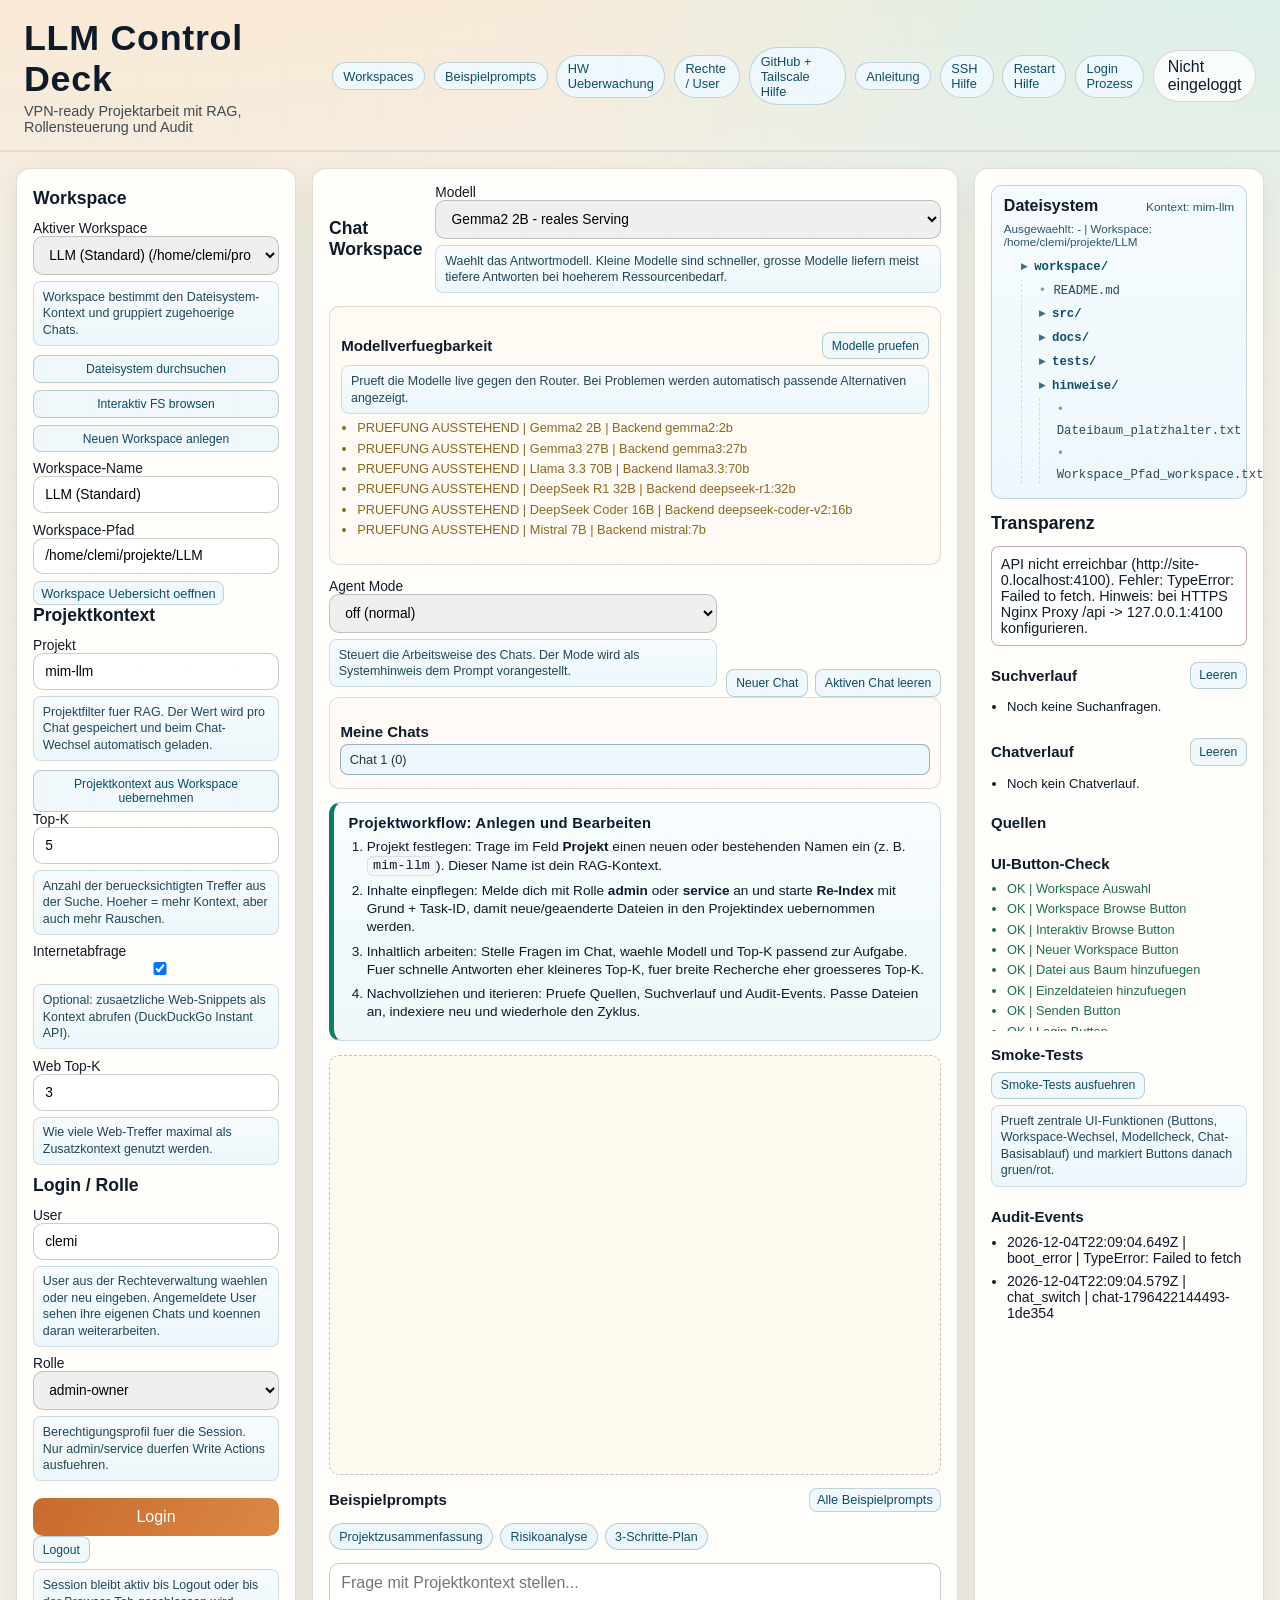
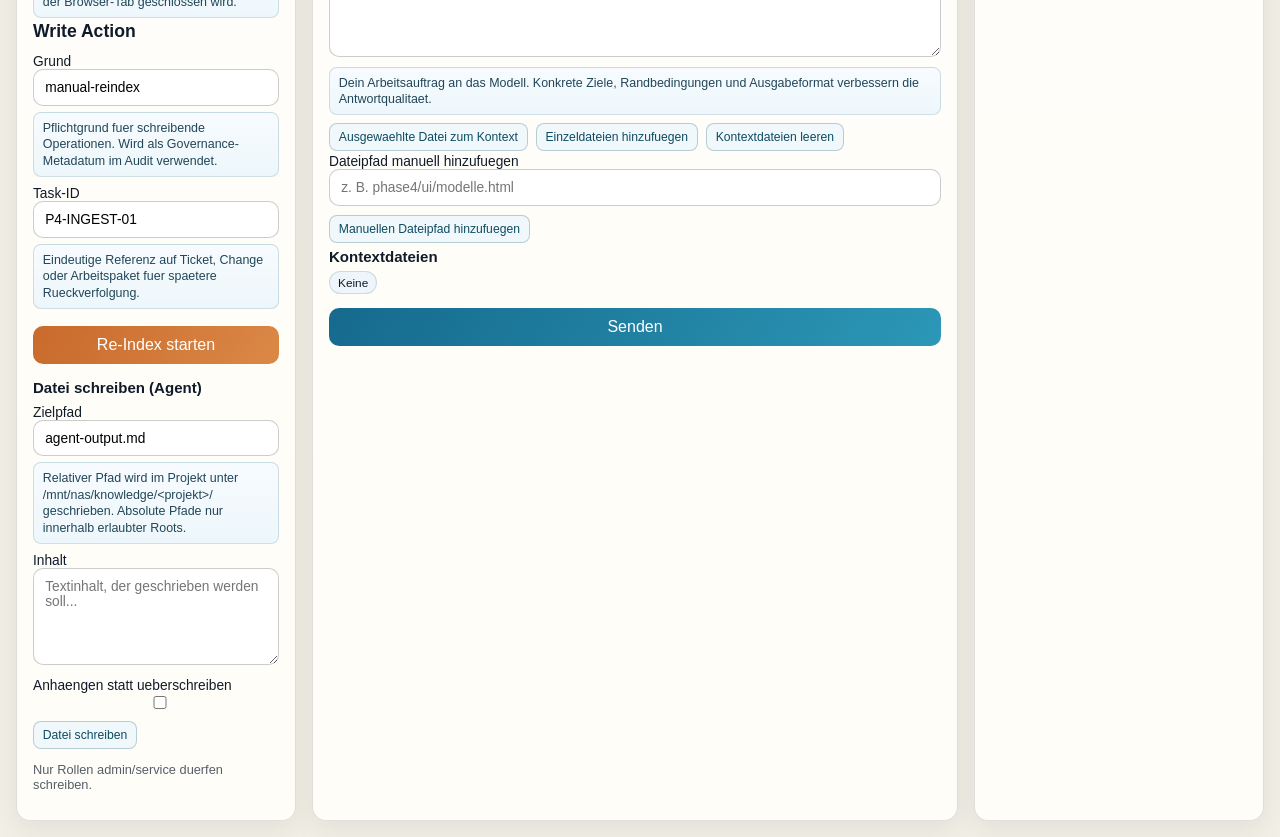
<file: phase4/ui/index.html>
<!doctype html>
<html lang="de">
<head>
  <meta charset="UTF-8" />
  <meta name="viewport" content="width=device-width, initial-scale=1.0" />
  <title>LLM Control Deck</title>
  <link rel="stylesheet" href="styles.css" />
</head>
<body>
  <div class="bg"></div>
  <header class="topbar">
    <div>
      <h1>LLM Control Deck</h1>
      <p class="subtitle">VPN-ready Projektarbeit mit RAG, Rollensteuerung und Audit</p>
    </div>
    <div class="topbarActions">
      <a class="topLink" href="workspaces.html" target="_blank" rel="noopener noreferrer">Workspaces</a>
      <a class="topLink" href="beispielprompts.html" target="_blank" rel="noopener noreferrer">Beispielprompts</a>
      <a class="topLink" href="hw-monitor.html" target="_blank" rel="noopener noreferrer">HW Ueberwachung</a>
      <a class="topLink" href="rechte-und-user.html" target="_blank" rel="noopener noreferrer">Rechte / User</a>
      <a class="topLink" href="hilfe-github-tailscale.html" target="_blank" rel="noopener noreferrer">GitHub + Tailscale Hilfe</a>
      <a class="topLink" href="anleitung.html" target="_blank" rel="noopener noreferrer">Anleitung</a>
      <a class="topLink" href="ssh-verbindung.html" target="_blank" rel="noopener noreferrer">SSH Hilfe</a>
      <a class="topLink" href="restart-hilfe.html" target="_blank" rel="noopener noreferrer">Restart Hilfe</a>
      <a class="topLink" href="login-prozess.html" target="_blank" rel="noopener noreferrer">Login Prozess</a>
      <div id="sessionBadge" class="badge">Nicht eingeloggt</div>
    </div>
  </header>

  <main class="layout">
    <aside class="panel nav">
      <h2>Workspace</h2>
      <label>Aktiver Workspace
        <select id="workspaceSelect"></select>
        <p class="fieldHelp">Workspace bestimmt den Dateisystem-Kontext und gruppiert zugehoerige Chats.</p>
      </label>
      <div class="workspaceTools">
        <button id="browseWorkspaceBtn" class="ghostBtn" type="button">Dateisystem durchsuchen</button>
        <button id="browseWorkspaceInteractiveBtn" class="ghostBtn" type="button">Interaktiv FS browsen</button>
        <button id="newWorkspaceBtn" class="ghostBtn" type="button">Neuen Workspace anlegen</button>
      </div>
      <label>Workspace-Name
        <input id="workspaceNameInput" placeholder="z. B. LLM Projekt A" />
      </label>
      <label>Workspace-Pfad
        <input id="workspacePathInput" placeholder="z. B. /home/clemi/projekte/LLM" />
      </label>
      <input id="workspaceDirInput" type="file" webkitdirectory directory multiple hidden />
      <a class="topLink inline" href="workspaces.html" target="_blank" rel="noopener noreferrer">Workspace Uebersicht oeffnen</a>

      <h2>Projektkontext</h2>
      <label>Projekt
        <input id="projectInput" value="mim-llm" />
        <p class="fieldHelp">Projektfilter fuer RAG. Der Wert wird pro Chat gespeichert und beim Chat-Wechsel automatisch geladen.</p>
      </label>
      <button id="resetProjectContextBtn" class="ghostBtn" type="button">Projektkontext aus Workspace uebernehmen</button>
      <label>Top-K
        <input id="topKInput" type="number" min="1" max="20" value="5" />
        <p class="fieldHelp">Anzahl der beruecksichtigten Treffer aus der Suche. Hoeher = mehr Kontext, aber auch mehr Rauschen.</p>
      </label>
      <label>Internetabfrage
        <input id="useWebInput" type="checkbox" checked />
        <p class="fieldHelp">Optional: zusaetzliche Web-Snippets als Kontext abrufen (DuckDuckGo Instant API).</p>
      </label>
      <label>Web Top-K
        <input id="webTopKInput" type="number" min="1" max="10" value="3" />
        <p class="fieldHelp">Wie viele Web-Treffer maximal als Zusatzkontext genutzt werden.</p>
      </label>

      <h2>Login / Rolle</h2>
      <label>User
        <input id="userInput" list="userSuggestions" placeholder="z. B. clemi" value="clemi" />
        <datalist id="userSuggestions"></datalist>
        <p class="fieldHelp">User aus der Rechteverwaltung waehlen oder neu eingeben. Angemeldete User sehen ihre eigenen Chats und koennen daran weiterarbeiten.</p>
      </label>
      <label>Rolle
        <select id="roleInput">
          <option value="admin">admin-owner</option>
          <option value="service">service-context</option>
          <option value="reviewer">review-only</option>
        </select>
        <p class="fieldHelp">Berechtigungsprofil fuer die Session. Nur admin/service duerfen Write Actions ausfuehren.</p>
      </label>
      <button id="loginBtn">Login</button>
      <button id="logoutBtn" class="ghostBtn" type="button">Logout</button>
      <p class="fieldHelp">Session bleibt aktiv bis Logout oder bis der Browser-Tab geschlossen wird.</p>

      <h2>Write Action</h2>
      <label>Grund
        <input id="reasonInput" placeholder="Warum wird geschrieben?" value="manual-reindex" />
        <p class="fieldHelp">Pflichtgrund fuer schreibende Operationen. Wird als Governance-Metadatum im Audit verwendet.</p>
      </label>
      <label>Task-ID
        <input id="taskInput" placeholder="z. B. P4-INGEST-01" value="P4-INGEST-01" />
        <p class="fieldHelp">Eindeutige Referenz auf Ticket, Change oder Arbeitspaket fuer spaetere Rueckverfolgung.</p>
      </label>
      <button id="reindexBtn">Re-Index starten</button>
      <h3>Datei schreiben (Agent)</h3>
      <label>Zielpfad
        <input id="fsWritePathInput" placeholder="z. B. notizen/agent-output.md" value="agent-output.md" />
        <p class="fieldHelp">Relativer Pfad wird im Projekt unter /mnt/nas/knowledge/&lt;projekt&gt;/ geschrieben. Absolute Pfade nur innerhalb erlaubter Roots.</p>
      </label>
      <label>Inhalt
        <textarea id="fsWriteContentInput" rows="5" placeholder="Textinhalt, der geschrieben werden soll..."></textarea>
      </label>
      <label>Anhaengen statt ueberschreiben
        <input id="fsWriteAppendInput" type="checkbox" />
      </label>
      <button id="fsWriteBtn" class="ghostBtn" type="button">Datei schreiben</button>
      <p class="hint">Nur Rollen admin/service duerfen schreiben.</p>
    </aside>

    <section class="panel chat">
      <div class="chatHead">
        <h2>Chat Workspace</h2>
        <label>Modell
          <select id="modelInput">
            <option value="gemma2-2b">Gemma2 2B - reales Serving</option>
            <option value="gemma3-27b">Gemma3 27B - komplexes Reasoning</option>
            <option value="llama3.3-70b">Llama 3.3 70B - grossmodell</option>
            <option value="deepseek-r1-32b">DeepSeek R1 32B - reasoning</option>
            <option value="deepseek-coder-16b">DeepSeek Coder 16B - coding</option>
            <option value="mistral-7b">Mistral 7B - schnell universal</option>
          </select>
          <p class="fieldHelp">Waehlt das Antwortmodell. Kleine Modelle sind schneller, grosse Modelle liefern meist tiefere Antworten bei hoeherem Ressourcenbedarf.</p>
        </label>
      </div>

      <section class="modelAvailability" aria-label="Modellverfuegbarkeit">
        <div class="historyHead">
          <h3>Modellverfuegbarkeit</h3>
          <button id="checkModelsBtn" class="ghostBtn" type="button">Modelle pruefen</button>
        </div>
        <p class="fieldHelp">Prueft die Modelle live gegen den Router. Bei Problemen werden automatisch passende Alternativen angezeigt.</p>
        <ul id="modelHealthList" class="healthList"></ul>
      </section>

      <div class="chatControlGrid">
        <label>Agent Mode
          <select id="agentModeInput">
            <option value="off">off (normal)</option>
            <option value="planner">planner (strukturierte Plaene)</option>
            <option value="coder">coder (Codefokus)</option>
            <option value="reviewer">reviewer (Risiken und Checks)</option>
            <option value="no_context">no_context (Kontext deaktiviert)</option>
          </select>
          <p class="fieldHelp">Steuert die Arbeitsweise des Chats. Der Mode wird als Systemhinweis dem Prompt vorangestellt.</p>
        </label>
        <div class="chatSessionTools">
          <button id="newChatBtn" class="ghostBtn" type="button">Neuer Chat</button>
          <button id="clearActiveChatBtn" class="ghostBtn" type="button">Aktiven Chat leeren</button>
        </div>
      </div>

      <section class="chatSessionsPanel" aria-label="Chats">
        <div class="historyHead">
          <h3>Meine Chats</h3>
        </div>
        <ul id="chatSessionsList" class="chatSessions"></ul>
      </section>

      <section class="workflowGuide" aria-label="Projektworkflow">
        <h3>Projektworkflow: Anlegen und Bearbeiten</h3>
        <ol>
          <li>
            Projekt festlegen: Trage im Feld <strong>Projekt</strong> einen neuen oder bestehenden Namen ein (z. B. <span class="monoInline">mim-llm</span>). Dieser Name ist dein RAG-Kontext.
          </li>
          <li>
            Inhalte einpflegen: Melde dich mit Rolle <strong>admin</strong> oder <strong>service</strong> an und starte <strong>Re-Index</strong> mit Grund + Task-ID, damit neue/geaenderte Dateien in den Projektindex uebernommen werden.
          </li>
          <li>
            Inhaltlich arbeiten: Stelle Fragen im Chat, waehle Modell und Top-K passend zur Aufgabe. Fuer schnelle Antworten eher kleineres Top-K, fuer breite Recherche eher groesseres Top-K.
          </li>
          <li>
            Nachvollziehen und iterieren: Pruefe Quellen, Suchverlauf und Audit-Events. Passe Dateien an, indexiere neu und wiederhole den Zyklus.
          </li>
        </ol>
      </section>

      <div id="messages" class="messages"></div>

      <div class="promptExamplesHead">
        <h3>Beispielprompts</h3>
        <a class="topLink inline" href="beispielprompts.html" target="_blank" rel="noopener noreferrer">Alle Beispielprompts</a>
      </div>

      <div class="promptExamples" aria-label="Beispielprompts">
        <button class="promptChip" type="button" data-prompt="Fasse die wichtigsten Punkte im Projekt mim-llm in 5 Stichpunkten zusammen.">Projektzusammenfassung</button>
        <button class="promptChip" type="button" data-prompt="Welche Risiken siehst du im aktuellen Setup und was sollte zuerst gehaertet werden?">Risikoanalyse</button>
        <button class="promptChip" type="button" data-prompt="Erstelle einen konkreten 3-Schritte-Plan fuer die naechste Umsetzungsetappe.">3-Schritte-Plan</button>
      </div>

      <div class="composer">
        <textarea id="promptInput" rows="4" placeholder="Frage mit Projektkontext stellen..."></textarea>
        <p class="fieldHelp">Dein Arbeitsauftrag an das Modell. Konkrete Ziele, Randbedingungen und Ausgabeformat verbessern die Antwortqualitaet.</p>
        <div class="contextTools">
          <button id="addSelectedFileBtn" class="ghostBtn" type="button">Ausgewaehlte Datei zum Kontext</button>
          <button id="addLocalFilesBtn" class="ghostBtn" type="button">Einzeldateien hinzufuegen</button>
          <button id="clearContextFilesBtn" class="ghostBtn" type="button">Kontextdateien leeren</button>
        </div>
        <label>Dateipfad manuell hinzufuegen
          <input id="manualContextPathInput" placeholder="z. B. phase4/ui/modelle.html" />
        </label>
        <button id="addManualContextPathBtn" class="ghostBtn" type="button">Manuellen Dateipfad hinzufuegen</button>
        <input id="contextFileInput" type="file" multiple hidden />
        <div class="contextFilesWrap">
          <h3>Kontextdateien</h3>
          <ul id="contextFilesList" class="contextFiles"></ul>
        </div>
        <button id="sendBtn">Senden</button>
      </div>
    </section>

    <aside class="panel transparency">
      <section class="fsPanel" aria-label="Dateisystemstruktur">
        <div class="fsHead">
          <h2>Dateisystem</h2>
          <p id="fsProjectLabel" class="fsProjectLabel">Kontext: mim-llm</p>
        </div>
        <p id="fsSelectedPath" class="fsSelectedPath">Ausgewaehlt: -</p>
        <ul id="fsTree" class="fsTree"></ul>
      </section>

      <h2>Transparenz</h2>
      <div id="statusBox" class="status">Bereit</div>

      <div class="historyHead">
        <h3>Suchverlauf</h3>
        <button id="clearHistoryBtn" class="ghostBtn" type="button">Leeren</button>
      </div>
      <ul id="historyList" class="history"></ul>

      <div class="historyHead">
        <h3>Chatverlauf</h3>
        <button id="clearChatHistoryBtn" class="ghostBtn" type="button">Leeren</button>
      </div>
      <ul id="chatHistoryList" class="history"></ul>

      <h3>Quellen</h3>
      <ul id="sourcesList" class="sources"></ul>
      <h3>UI-Button-Check</h3>
      <ul id="uiHealthList" class="healthList"></ul>
      <h3>Smoke-Tests</h3>
      <button id="runSmokeTestsBtn" class="ghostBtn" type="button">Smoke-Tests ausfuehren</button>
      <p class="fieldHelp">Prueft zentrale UI-Funktionen (Buttons, Workspace-Wechsel, Modellcheck, Chat-Basisablauf) und markiert Buttons danach gruen/rot.</p>
      <ul id="smokeTestList" class="healthList"></ul>
      <h3>Audit-Events</h3>
      <ul id="auditList" class="audit"></ul>
    </aside>
  </main>

  <script src="app.js"></script>
</body>
</html>
</file>
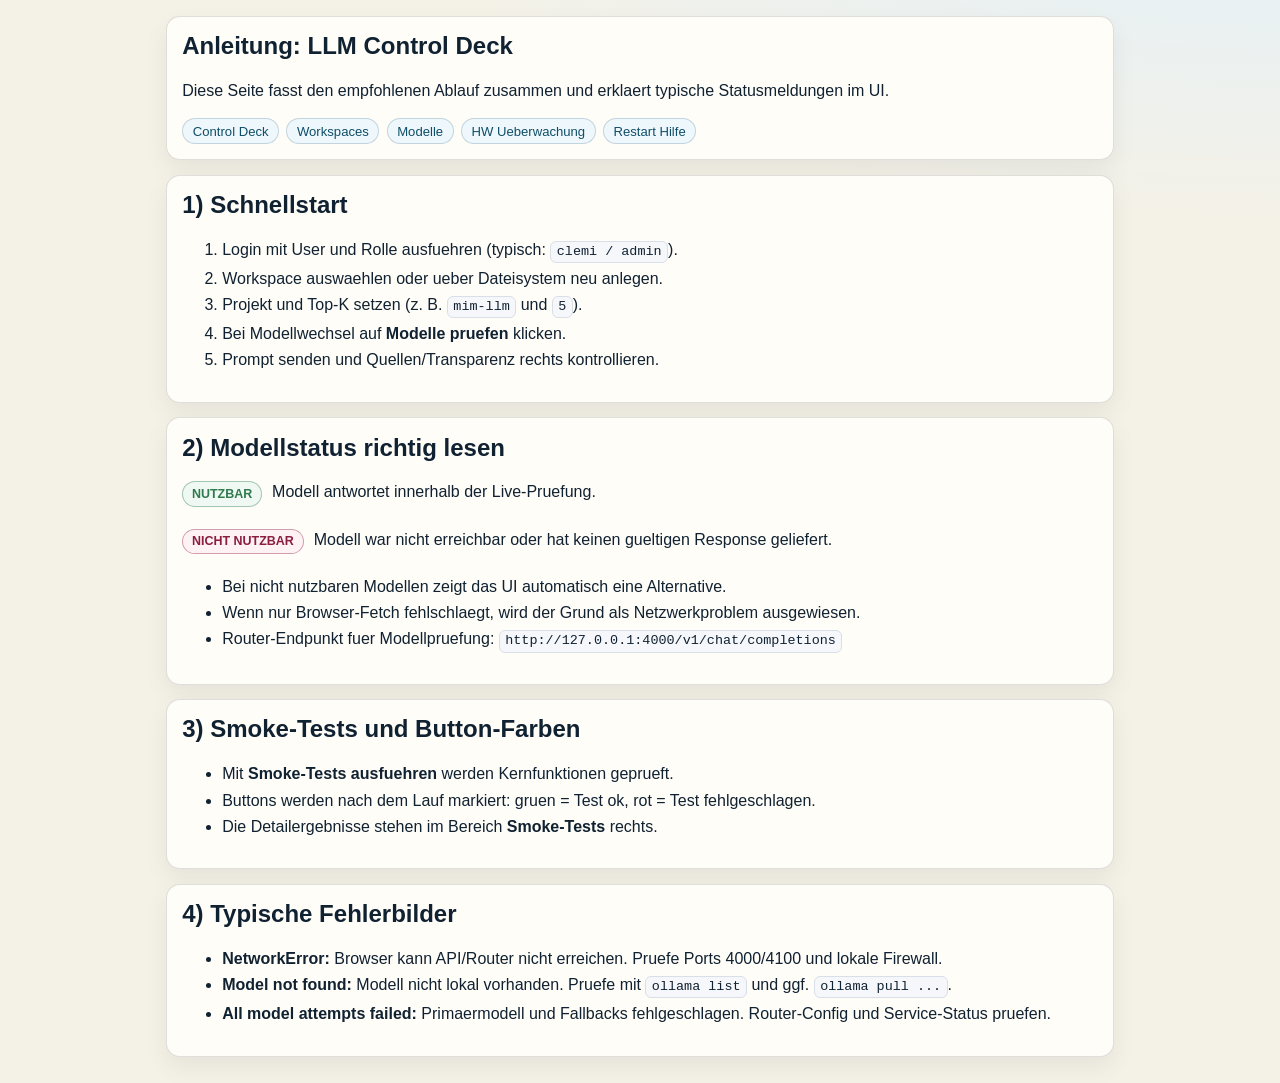
<file: phase4/ui/anleitung.html>
<!doctype html>
<html lang="de">
<head>
  <meta charset="UTF-8" />
  <meta name="viewport" content="width=device-width, initial-scale=1.0" />
  <title>Anleitung - LLM Control Deck</title>
  <style>
    :root {
      --ink: #102131;
      --paper: #f4f1e7;
      --panel: #fffdf8;
      --accent: #0f4e67;
      --ok: #2f7a4f;
      --warn: #8b1e3f;
    }
    * { box-sizing: border-box; }
    body {
      margin: 0;
      font-family: "Space Grotesk", "IBM Plex Sans", "Segoe UI", sans-serif;
      color: var(--ink);
      background: radial-gradient(940px 440px at 100% -20%, #dff1ff, transparent), var(--paper);
    }
    main { max-width: 980px; margin: 0 auto; padding: 1rem; }
    .card {
      background: var(--panel);
      border: 1px solid #0000001f;
      border-radius: 14px;
      padding: .95rem;
      margin-bottom: .9rem;
      box-shadow: 0 10px 24px #00000010;
    }
    h1, h2 { margin-top: 0; }
    p { line-height: 1.38; }
    ol, ul { margin-top: .35rem; }
    li { margin-bottom: .3rem; line-height: 1.34; }
    .mono {
      display: inline-block;
      border: 1px solid #d9dfe8;
      border-radius: 6px;
      padding: .08rem .34rem;
      background: #f5f7fa;
      font-family: "IBM Plex Mono", Consolas, monospace;
      font-size: .84rem;
    }
    .status {
      display: inline-block;
      border-radius: 999px;
      padding: .2rem .55rem;
      font-size: .78rem;
      font-weight: 700;
      border: 1px solid #0000001f;
      margin-right: .35rem;
      margin-bottom: .35rem;
    }
    .ok { color: var(--ok); border-color: #2f7a4f66; background: #eff8f2; }
    .warn { color: var(--warn); border-color: #8b1e3f66; background: #fff2f5; }
    .linkRow {
      display: flex;
      gap: .45rem;
      flex-wrap: wrap;
      margin-top: .5rem;
    }
    .navLink {
      text-decoration: none;
      border: 1px solid #0f4e6733;
      border-radius: 999px;
      padding: .28rem .6rem;
      color: #0f4e67;
      background: #eef7fc;
      font-size: .82rem;
    }
  </style>
</head>
<body>
  <main>
    <section class="card">
      <h1>Anleitung: LLM Control Deck</h1>
      <p>Diese Seite fasst den empfohlenen Ablauf zusammen und erklaert typische Statusmeldungen im UI.</p>
      <div class="linkRow">
        <a class="navLink" href="index.html" target="_blank" rel="noopener noreferrer">Control Deck</a>
        <a class="navLink" href="workspaces.html" target="_blank" rel="noopener noreferrer">Workspaces</a>
        <a class="navLink" href="modelle.html" target="_blank" rel="noopener noreferrer">Modelle</a>
        <a class="navLink" href="hw-monitor.html" target="_blank" rel="noopener noreferrer">HW Ueberwachung</a>
        <a class="navLink" href="restart-hilfe.html" target="_blank" rel="noopener noreferrer">Restart Hilfe</a>
      </div>
    </section>

    <section class="card">
      <h2>1) Schnellstart</h2>
      <ol>
        <li>Login mit User und Rolle ausfuehren (typisch: <span class="mono">clemi / admin</span>).</li>
        <li>Workspace auswaehlen oder ueber Dateisystem neu anlegen.</li>
        <li>Projekt und Top-K setzen (z. B. <span class="mono">mim-llm</span> und <span class="mono">5</span>).</li>
        <li>Bei Modellwechsel auf <strong>Modelle pruefen</strong> klicken.</li>
        <li>Prompt senden und Quellen/Transparenz rechts kontrollieren.</li>
      </ol>
    </section>

    <section class="card">
      <h2>2) Modellstatus richtig lesen</h2>
      <p><span class="status ok">NUTZBAR</span> Modell antwortet innerhalb der Live-Pruefung.</p>
      <p><span class="status warn">NICHT NUTZBAR</span> Modell war nicht erreichbar oder hat keinen gueltigen Response geliefert.</p>
      <ul>
        <li>Bei nicht nutzbaren Modellen zeigt das UI automatisch eine Alternative.</li>
        <li>Wenn nur Browser-Fetch fehlschlaegt, wird der Grund als Netzwerkproblem ausgewiesen.</li>
        <li>Router-Endpunkt fuer Modellpruefung: <span class="mono">http://127.0.0.1:4000/v1/chat/completions</span></li>
      </ul>
    </section>

    <section class="card">
      <h2>3) Smoke-Tests und Button-Farben</h2>
      <ul>
        <li>Mit <strong>Smoke-Tests ausfuehren</strong> werden Kernfunktionen geprueft.</li>
        <li>Buttons werden nach dem Lauf markiert: gruen = Test ok, rot = Test fehlgeschlagen.</li>
        <li>Die Detailergebnisse stehen im Bereich <strong>Smoke-Tests</strong> rechts.</li>
      </ul>
    </section>

    <section class="card">
      <h2>4) Typische Fehlerbilder</h2>
      <ul>
        <li><strong>NetworkError:</strong> Browser kann API/Router nicht erreichen. Pruefe Ports 4000/4100 und lokale Firewall.</li>
        <li><strong>Model not found:</strong> Modell nicht lokal vorhanden. Pruefe mit <span class="mono">ollama list</span> und ggf. <span class="mono">ollama pull ...</span>.</li>
        <li><strong>All model attempts failed:</strong> Primaermodell und Fallbacks fehlgeschlagen. Router-Config und Service-Status pruefen.</li>
      </ul>
    </section>
  </main>
</body>
</html>
</file>
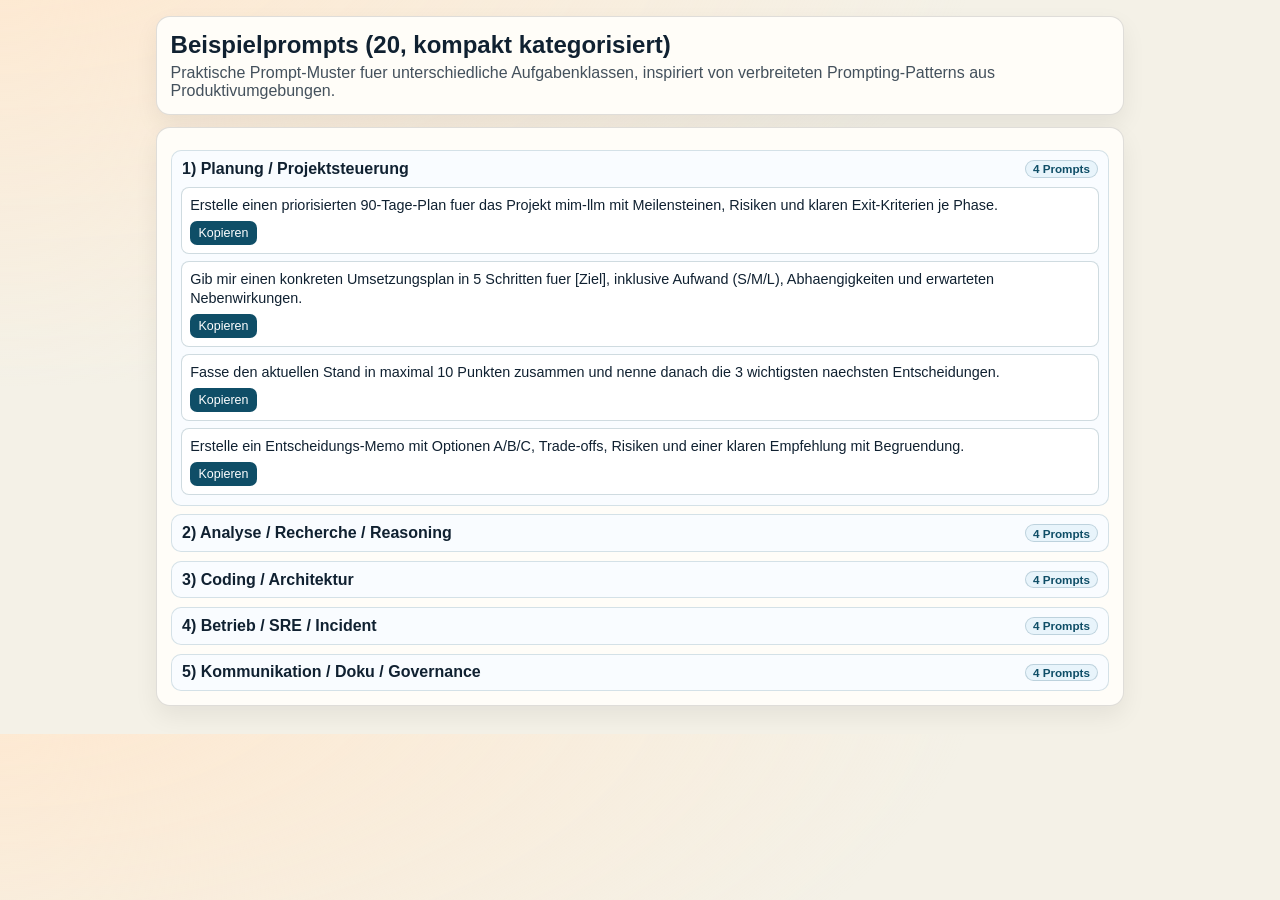
<file: phase4/ui/beispielprompts.html>
<!doctype html>
<html lang="de">
<head>
  <meta charset="UTF-8" />
  <meta name="viewport" content="width=device-width, initial-scale=1.0" />
  <title>Beispielprompts - LLM Control Deck</title>
  <style>
    :root {
      --ink: #102131;
      --paper: #f4f1e7;
      --panel: #fffdf8;
      --accent: #0f4e67;
    }
    * { box-sizing: border-box; }
    body {
      margin: 0;
      font-family: "Space Grotesk", "IBM Plex Sans", "Segoe UI", sans-serif;
      color: var(--ink);
      background: radial-gradient(980px 460px at 0% -10%, #ffe8cf, transparent), var(--paper);
    }
    main { max-width: 1000px; margin: 0 auto; padding: 1rem; }
    .card {
      background: var(--panel);
      border: 1px solid #00000020;
      border-radius: 14px;
      padding: .85rem;
      margin-bottom: .75rem;
      box-shadow: 0 10px 24px #00000011;
    }
    h1 { margin: 0 0 .35rem; }
    .sub { margin: 0; opacity: .78; }
    details { border: 1px solid #0f4e6728; border-radius: 10px; background: #f9fcff; margin-top: .55rem; }
    summary {
      list-style: none;
      cursor: pointer;
      padding: .55rem .65rem;
      font-weight: 700;
      display: flex;
      justify-content: space-between;
      align-items: center;
      gap: .7rem;
    }
    summary::-webkit-details-marker { display: none; }
    .pill {
      font-size: .73rem;
      background: #e8f4fb;
      border: 1px solid #0f4e6733;
      border-radius: 999px;
      padding: .08rem .44rem;
      color: #0f4e67;
    }
    .list { display: grid; grid-template-columns: 1fr; gap: .42rem; padding: 0 .6rem .6rem; }
    .prompt {
      border: 1px solid #0f4e6733;
      border-radius: 8px;
      background: #ffffff;
      padding: .5rem;
    }
    .prompt p { margin: 0 0 .4rem; line-height: 1.3; font-size: .9rem; white-space: pre-wrap; }
    .copyBtn {
      border: 0;
      border-radius: 7px;
      padding: .32rem .52rem;
      color: white;
      background: var(--accent);
      cursor: pointer;
      font: inherit;
      font-size: .78rem;
    }
  </style>
</head>
<body>
  <main>
    <section class="card">
      <h1>Beispielprompts (20, kompakt kategorisiert)</h1>
      <p class="sub">Praktische Prompt-Muster fuer unterschiedliche Aufgabenklassen, inspiriert von verbreiteten Prompting-Patterns aus Produktivumgebungen.</p>
    </section>

    <section class="card">
      <details open>
        <summary><span>1) Planung / Projektsteuerung</span><span class="pill">4 Prompts</span></summary>
        <div class="list">
          <div class="prompt"><p id="p1">Erstelle einen priorisierten 90-Tage-Plan fuer das Projekt mim-llm mit Meilensteinen, Risiken und klaren Exit-Kriterien je Phase.</p><button class="copyBtn" data-target="p1" type="button">Kopieren</button></div>
          <div class="prompt"><p id="p2">Gib mir einen konkreten Umsetzungsplan in 5 Schritten fuer [Ziel], inklusive Aufwand (S/M/L), Abhaengigkeiten und erwarteten Nebenwirkungen.</p><button class="copyBtn" data-target="p2" type="button">Kopieren</button></div>
          <div class="prompt"><p id="p3">Fasse den aktuellen Stand in maximal 10 Punkten zusammen und nenne danach die 3 wichtigsten naechsten Entscheidungen.</p><button class="copyBtn" data-target="p3" type="button">Kopieren</button></div>
          <div class="prompt"><p id="p4">Erstelle ein Entscheidungs-Memo mit Optionen A/B/C, Trade-offs, Risiken und einer klaren Empfehlung mit Begruendung.</p><button class="copyBtn" data-target="p4" type="button">Kopieren</button></div>
        </div>
      </details>

      <details>
        <summary><span>2) Analyse / Recherche / Reasoning</span><span class="pill">4 Prompts</span></summary>
        <div class="list">
          <div class="prompt"><p id="p5">Analysiere dieses Problem systematisch: nenne Annahmen, Unsicherheiten, moegliche Fehlinterpretationen und die 3 robustesten Schlussfolgerungen.</p><button class="copyBtn" data-target="p5" type="button">Kopieren</button></div>
          <div class="prompt"><p id="p6">Vergleiche [Option 1] vs [Option 2] fuer mein Setup in einer Tabelle: Performance, Betriebskosten, Risiken, Wartbarkeit, Komplexitaet.</p><button class="copyBtn" data-target="p6" type="button">Kopieren</button></div>
          <div class="prompt"><p id="p7">Finde die wahrscheinlichsten Root Causes fuer [Symptom] und gib mir einen Diagnoseplan in sinnvoller Reihenfolge.</p><button class="copyBtn" data-target="p7" type="button">Kopieren</button></div>
          <div class="prompt"><p id="p8">Was habe ich bei dieser Fragestellung wahrscheinlich uebersehen? Gib mir eine Red-Team-Liste mit 8 kritischen Punkten.</p><button class="copyBtn" data-target="p8" type="button">Kopieren</button></div>
        </div>
      </details>

      <details>
        <summary><span>3) Coding / Architektur</span><span class="pill">4 Prompts</span></summary>
        <div class="list">
          <div class="prompt"><p id="p9">Refaktoriere den folgenden Code auf Lesbarkeit und Testbarkeit, ohne das Verhalten zu aendern. Erklaere die Aenderungen kurz.</p><button class="copyBtn" data-target="p9" type="button">Kopieren</button></div>
          <div class="prompt"><p id="p10">Entwirf eine robuste API fuer [Use Case] inkl. Endpunkten, Request-/Response-Schema, Fehlercodes und Security-Hinweisen.</p><button class="copyBtn" data-target="p10" type="button">Kopieren</button></div>
          <div class="prompt"><p id="p11">Schreibe einen minimalen, produktionsnahen Testplan fuer diese Aenderung: Unit, Integration, Failure-Path, Performance-Sanity.</p><button class="copyBtn" data-target="p11" type="button">Kopieren</button></div>
          <div class="prompt"><p id="p12">Pruefe diesen Code wie in einer Senior-Code-Review: priorisiere Bugs, Sicherheitsrisiken und moegliche Regressionen.</p><button class="copyBtn" data-target="p12" type="button">Kopieren</button></div>
        </div>
      </details>

      <details>
        <summary><span>4) Betrieb / SRE / Incident</span><span class="pill">4 Prompts</span></summary>
        <div class="list">
          <div class="prompt"><p id="p13">Erstelle ein Incident-Runbook fuer [Fehlerbild] mit Sofortmassnahmen, Diagnosebaum und Rollback-Kriterien.</p><button class="copyBtn" data-target="p13" type="button">Kopieren</button></div>
          <div class="prompt"><p id="p14">Definiere sinnvolle SLO/SLI fuer diesen Service und schlage dazu passende Alert-Thresholds inklusive Rauschen-Vermeidung vor.</p><button class="copyBtn" data-target="p14" type="button">Kopieren</button></div>
          <div class="prompt"><p id="p15">Gib mir einen taeglichen Betriebscheck (Health, Logs, Ressourcen, Backups, Security) als kurze Checkliste mit Sollwerten.</p><button class="copyBtn" data-target="p15" type="button">Kopieren</button></div>
          <div class="prompt"><p id="p16">Welche 5 Ausfallmodi sind in diesem Setup am wahrscheinlichsten, wie erkenne ich sie fruehzeitig und wie minimiere ich den Impact?</p><button class="copyBtn" data-target="p16" type="button">Kopieren</button></div>
        </div>
      </details>

      <details>
        <summary><span>5) Kommunikation / Doku / Governance</span><span class="pill">4 Prompts</span></summary>
        <div class="list">
          <div class="prompt"><p id="p17">Schreibe eine technische Aenderungsdoku im Stil: Ziel, Ausgangslage, Umsetzung, Risiken, Rollback, Validierung.</p><button class="copyBtn" data-target="p17" type="button">Kopieren</button></div>
          <div class="prompt"><p id="p18">Formuliere ein Stakeholder-Update in 6 Bulletpoints: was erledigt, was offen, Risiken, naechste Schritte, ETA.</p><button class="copyBtn" data-target="p18" type="button">Kopieren</button></div>
          <div class="prompt"><p id="p19">Erzeuge ein kurzes Governance-Review: Rollen, Berechtigungen, Audit-Trails, Datenhaltung, Backup-Policy, DR-Readiness.</p><button class="copyBtn" data-target="p19" type="button">Kopieren</button></div>
          <div class="prompt"><p id="p20">Uebersetze diese technische Loesung in eine nicht-technische Version fuer Management mit Fokus auf Nutzen, Kosten und Risiken.</p><button class="copyBtn" data-target="p20" type="button">Kopieren</button></div>
        </div>
      </details>
    </section>
  </main>

  <script>
    document.querySelectorAll('.copyBtn').forEach((btn) => {
      btn.addEventListener('click', async () => {
        const id = btn.dataset.target;
        const text = document.getElementById(id)?.textContent || '';
        try {
          await navigator.clipboard.writeText(text);
          btn.textContent = 'Kopiert';
          setTimeout(() => {
            btn.textContent = 'Kopieren';
          }, 900);
        } catch {
          btn.textContent = 'Nicht moeglich';
        }
      });
    });
  </script>
</body>
</html>
</file>
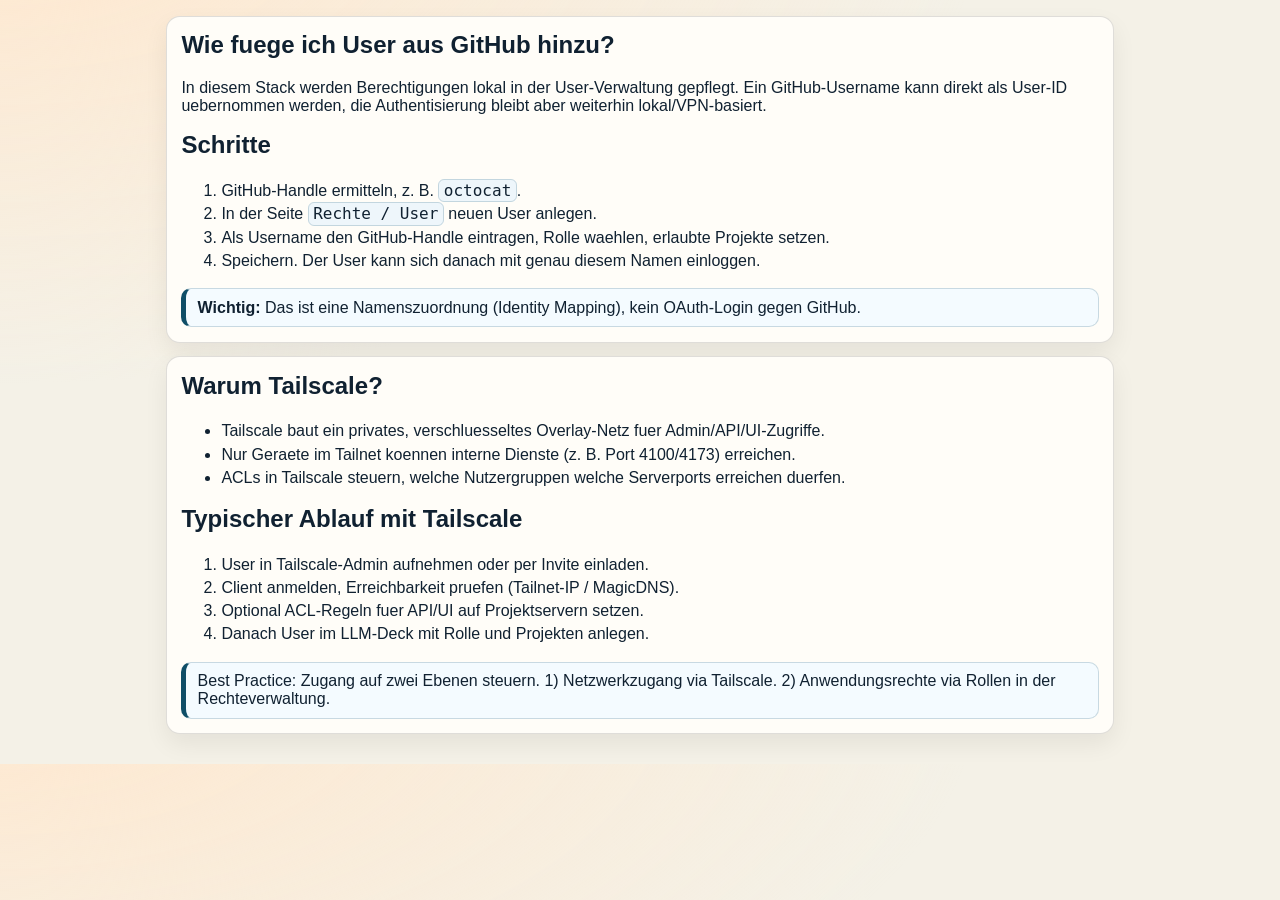
<file: phase4/ui/hilfe-github-tailscale.html>
<!doctype html>
<html lang="de">
<head>
  <meta charset="UTF-8" />
  <meta name="viewport" content="width=device-width, initial-scale=1.0" />
  <title>Hilfe: GitHub User + Tailscale</title>
  <style>
    :root {
      --ink: #102131;
      --paper: #f4f1e7;
      --panel: #fffdf8;
      --accent: #0f4e67;
    }
    * { box-sizing: border-box; }
    body {
      margin: 0;
      font-family: "Space Grotesk", "IBM Plex Sans", "Segoe UI", sans-serif;
      color: var(--ink);
      background: radial-gradient(980px 460px at 0% -10%, #ffe8cf, transparent), var(--paper);
    }
    main { max-width: 980px; margin: 0 auto; padding: 1rem; }
    .card {
      background: var(--panel);
      border: 1px solid #00000020;
      border-radius: 14px;
      padding: .9rem;
      margin-bottom: .85rem;
      box-shadow: 0 10px 24px #00000011;
    }
    h1, h2 { margin-top: 0; }
    ol, ul { line-height: 1.45; }
    code {
      background: #eef6fb;
      border: 1px solid #0f4e6730;
      border-radius: 6px;
      padding: .08rem .28rem;
      font-family: "IBM Plex Mono", Consolas, monospace;
    }
    .note {
      border: 1px solid #0f4e6730;
      border-left: 5px solid var(--accent);
      border-radius: 10px;
      background: #f4fbff;
      padding: .6rem .7rem;
    }
  </style>
</head>
<body>
  <main>
    <section class="card">
      <h1>Wie fuege ich User aus GitHub hinzu?</h1>
      <p>In diesem Stack werden Berechtigungen lokal in der User-Verwaltung gepflegt. Ein GitHub-Username kann direkt als User-ID uebernommen werden, die Authentisierung bleibt aber weiterhin lokal/VPN-basiert.</p>

      <h2>Schritte</h2>
      <ol>
        <li>GitHub-Handle ermitteln, z. B. <code>octocat</code>.</li>
        <li>In der Seite <code>Rechte / User</code> neuen User anlegen.</li>
        <li>Als Username den GitHub-Handle eintragen, Rolle waehlen, erlaubte Projekte setzen.</li>
        <li>Speichern. Der User kann sich danach mit genau diesem Namen einloggen.</li>
      </ol>

      <div class="note">
        <strong>Wichtig:</strong> Das ist eine Namenszuordnung (Identity Mapping), kein OAuth-Login gegen GitHub.
      </div>
    </section>

    <section class="card">
      <h2>Warum Tailscale?</h2>
      <ul>
        <li>Tailscale baut ein privates, verschluesseltes Overlay-Netz fuer Admin/API/UI-Zugriffe.</li>
        <li>Nur Geraete im Tailnet koennen interne Dienste (z. B. Port 4100/4173) erreichen.</li>
        <li>ACLs in Tailscale steuern, welche Nutzergruppen welche Serverports erreichen duerfen.</li>
      </ul>

      <h2>Typischer Ablauf mit Tailscale</h2>
      <ol>
        <li>User in Tailscale-Admin aufnehmen oder per Invite einladen.</li>
        <li>Client anmelden, Erreichbarkeit pruefen (Tailnet-IP / MagicDNS).</li>
        <li>Optional ACL-Regeln fuer API/UI auf Projektservern setzen.</li>
        <li>Danach User im LLM-Deck mit Rolle und Projekten anlegen.</li>
      </ol>

      <div class="note">
        Best Practice: Zugang auf zwei Ebenen steuern.
        1) Netzwerkzugang via Tailscale.
        2) Anwendungsrechte via Rollen in der Rechteverwaltung.
      </div>
    </section>
  </main>
</body>
</html>
</file>
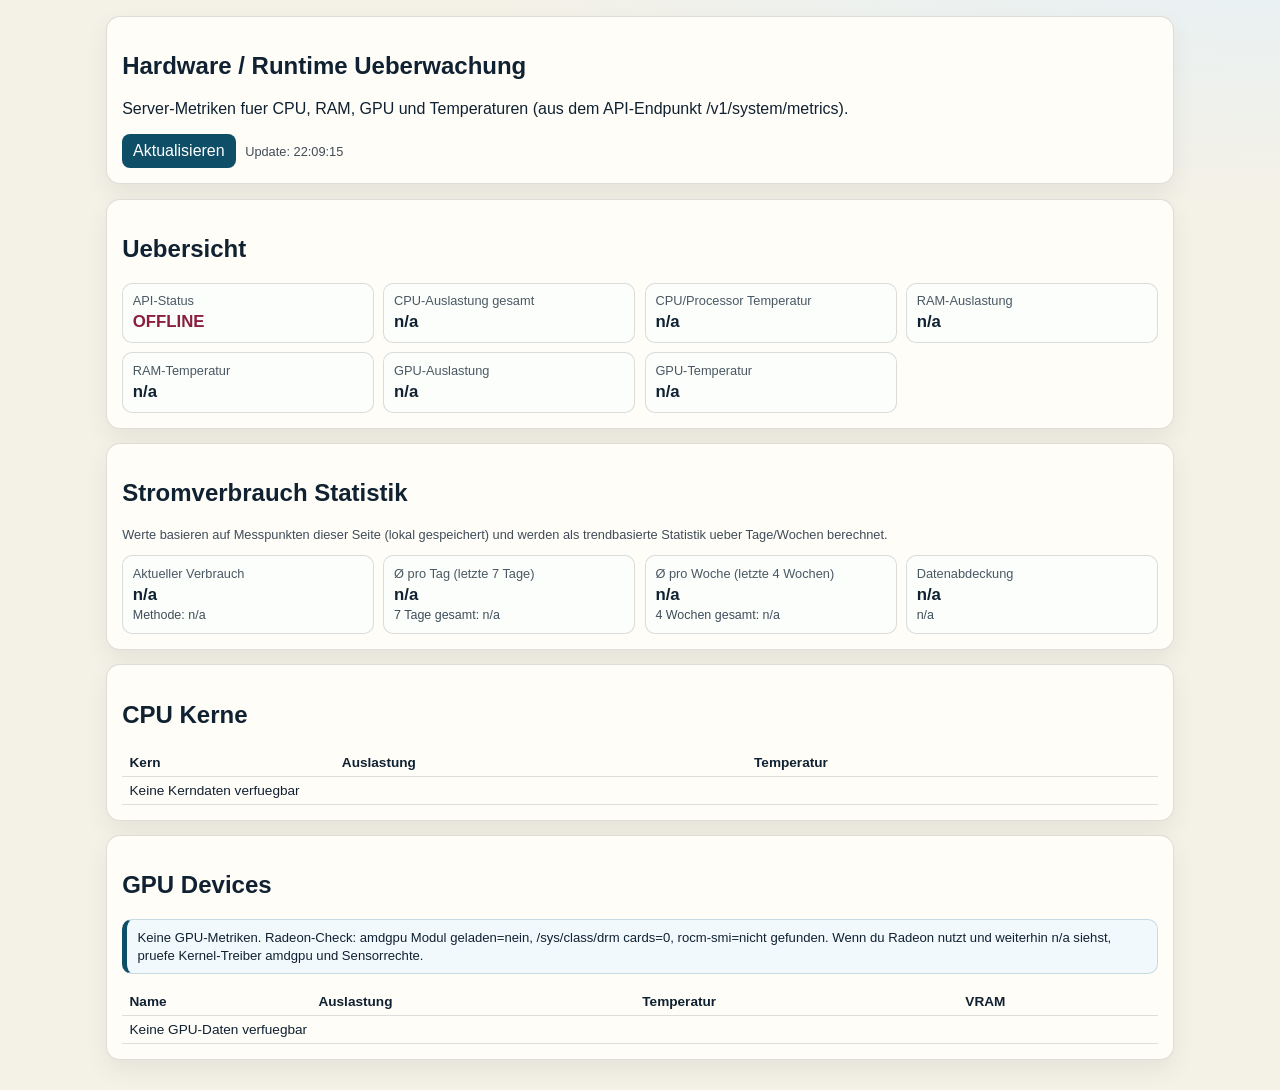
<file: phase4/ui/hw-monitor.html>
<!doctype html>
<html lang="de">
<head>
  <meta charset="UTF-8" />
  <meta name="viewport" content="width=device-width, initial-scale=1.0" />
  <title>HW Ueberwachung - LLM Control Deck</title>
  <style>
    :root {
      --ink: #102131;
      --paper: #f4f1e7;
      --panel: #fffdf8;
      --ok: #2f7a4f;
      --warn: #8b1e3f;
    }
    * { box-sizing: border-box; }
    body {
      margin: 0;
      font-family: "Space Grotesk", "IBM Plex Sans", "Segoe UI", sans-serif;
      color: var(--ink);
      background: radial-gradient(920px 420px at 100% -20%, #dff1ff, transparent), var(--paper);
    }
    main { max-width: 1100px; margin: 0 auto; padding: 1rem; }
    .card {
      background: var(--panel);
      border: 1px solid #00000020;
      border-radius: 14px;
      padding: .95rem;
      margin-bottom: .9rem;
      box-shadow: 0 10px 24px #00000010;
    }
    .toolbar { display: flex; gap: .6rem; align-items: center; }
    button {
      border: 0;
      border-radius: 8px;
      padding: .5rem .68rem;
      color: white;
      background: #0f4e67;
      cursor: pointer;
      font: inherit;
    }
    .grid {
      display: grid;
      grid-template-columns: repeat(auto-fit, minmax(220px, 1fr));
      gap: .6rem;
    }
    .metric {
      border: 1px solid #00000022;
      border-radius: 10px;
      padding: .6rem;
      background: #fbfefb;
    }
    .k { font-size: .8rem; opacity: .75; }
    .v { font-size: 1.05rem; font-weight: 700; margin-top: .25rem; }
    .status.ok { color: var(--ok); }
    .status.warn { color: var(--warn); }
    .small { font-size: .8rem; opacity: .8; }
    .hint {
      margin-top: .55rem;
      padding: .55rem .65rem;
      border: 1px solid #0f4e672e;
      border-left: 5px solid #0f4e67;
      border-radius: 10px;
      background: #f2f9fd;
      font-size: .82rem;
      line-height: 1.35;
    }
    .alertStack {
      position: fixed;
      top: .8rem;
      right: .8rem;
      width: min(380px, calc(100vw - 1.6rem));
      z-index: 999;
      display: flex;
      flex-direction: column;
      gap: .5rem;
    }
    .alertCard {
      background: #fff1f4;
      border: 1px solid #8b1e3f40;
      border-left: 5px solid #8b1e3f;
      border-radius: 10px;
      padding: .55rem .65rem;
      box-shadow: 0 10px 24px #00000018;
    }
    .alertHead {
      display: flex;
      justify-content: space-between;
      align-items: center;
      gap: .45rem;
      margin-bottom: .25rem;
    }
    .alertTitle {
      font-weight: 700;
      font-size: .87rem;
      color: #7a1636;
    }
    .alertClose {
      border: 0;
      border-radius: 8px;
      background: #8b1e3f;
      color: white;
      width: auto;
      padding: .22rem .45rem;
      font-size: .75rem;
      cursor: pointer;
    }
    .alertBody {
      font-size: .82rem;
      line-height: 1.32;
    }
    table { width: 100%; border-collapse: collapse; font-size: .85rem; }
    th, td { padding: .38rem .46rem; border-bottom: 1px solid #0000001f; text-align: left; }
    th { font-weight: 700; }
    .metricSub {
      margin-top: .2rem;
      font-size: .78rem;
      opacity: .8;
      line-height: 1.25;
    }
  </style>
</head>
<body>
  <div id="alertStack" class="alertStack" aria-live="assertive"></div>
  <main>
    <section class="card">
      <h1>Hardware / Runtime Ueberwachung</h1>
      <p>Server-Metriken fuer CPU, RAM, GPU und Temperaturen (aus dem API-Endpunkt /v1/system/metrics).</p>
      <div class="toolbar">
        <button id="refreshBtn" type="button">Aktualisieren</button>
        <span id="lastUpdate" class="small">-</span>
      </div>
    </section>

    <section class="card">
      <h2>Uebersicht</h2>
      <div class="grid">
        <div class="metric"><div class="k">API-Status</div><div id="apiStatus" class="v status">-</div></div>
        <div class="metric"><div class="k">CPU-Auslastung gesamt</div><div id="cpuUtil" class="v">-</div></div>
        <div class="metric"><div class="k">CPU/Processor Temperatur</div><div id="cpuTemp" class="v">-</div></div>
        <div class="metric"><div class="k">RAM-Auslastung</div><div id="ramUtil" class="v">-</div></div>
        <div class="metric"><div class="k">RAM-Temperatur</div><div id="ramTemp" class="v">-</div></div>
        <div class="metric"><div class="k">GPU-Auslastung</div><div id="gpuUtil" class="v">-</div></div>
        <div class="metric"><div class="k">GPU-Temperatur</div><div id="gpuTemp" class="v">-</div></div>
      </div>
    </section>

    <section class="card">
      <h2>Stromverbrauch Statistik</h2>
      <p class="small">Werte basieren auf Messpunkten dieser Seite (lokal gespeichert) und werden als trendbasierte Statistik ueber Tage/Wochen berechnet.</p>
      <div class="grid">
        <div class="metric">
          <div class="k">Aktueller Verbrauch</div>
          <div id="powerNow" class="v">-</div>
          <div id="powerMethod" class="metricSub">-</div>
        </div>
        <div class="metric">
          <div class="k">Ø pro Tag (letzte 7 Tage)</div>
          <div id="powerDayAvg" class="v">-</div>
          <div id="power7dTotal" class="metricSub">-</div>
        </div>
        <div class="metric">
          <div class="k">Ø pro Woche (letzte 4 Wochen)</div>
          <div id="powerWeekAvg" class="v">-</div>
          <div id="power28dTotal" class="metricSub">-</div>
        </div>
        <div class="metric">
          <div class="k">Datenabdeckung</div>
          <div id="powerCoverage" class="v">-</div>
          <div id="powerWindow" class="metricSub">-</div>
        </div>
      </div>
    </section>

    <section class="card">
      <h2>CPU Kerne</h2>
      <table>
        <thead><tr><th>Kern</th><th>Auslastung</th><th>Temperatur</th></tr></thead>
        <tbody id="cpuCoreTable"></tbody>
      </table>
    </section>

    <section class="card">
      <h2>GPU Devices</h2>
      <p id="gpuHint" class="hint">GPU Diagnose laedt...</p>
      <table>
        <thead><tr><th>Name</th><th>Auslastung</th><th>Temperatur</th><th>VRAM</th></tr></thead>
        <tbody id="gpuTable"></tbody>
      </table>
    </section>
  </main>

  <script>
    const API_BASE = window.LLM_API_BASE || (
      window.location.protocol === 'https:'
        ? `${window.location.origin}/api`
        : `${window.location.protocol}//${window.location.hostname}:4100`
    );

    function setText(id, value) {
      const node = document.getElementById(id);
      if (node) node.textContent = value;
    }

    function fmtPct(value) {
      return Number.isFinite(value) ? `${value.toFixed(1)} %` : 'n/a';
    }

    function fmtTemp(value) {
      return Number.isFinite(value) ? `${value.toFixed(1)} °C` : 'n/a';
    }

    function fmtW(value) {
      return Number.isFinite(value) ? `${value.toFixed(1)} W` : 'n/a';
    }

    function fmtKwh(value) {
      return Number.isFinite(value) ? `${value.toFixed(2)} kWh` : 'n/a';
    }

    function safeNumber(value) {
      return Number.isFinite(Number(value)) ? Number(value) : null;
    }

    const POWER_HISTORY_KEY = 'llm-hw-power-history-v1';
    const POWER_RETENTION_MS = 35 * 24 * 60 * 60 * 1000;
    const POWER_MIN_SAMPLE_GAP_MS = 60 * 1000;

    function loadPowerHistory() {
      try {
        const raw = localStorage.getItem(POWER_HISTORY_KEY);
        if (!raw) return [];
        const parsed = JSON.parse(raw);
        if (!Array.isArray(parsed)) return [];
        const now = Date.now();
        return parsed
          .filter((entry) => Number.isFinite(entry?.ts) && Number.isFinite(entry?.w) && entry.ts <= now)
          .filter((entry) => now - entry.ts <= POWER_RETENTION_MS)
          .sort((a, b) => a.ts - b.ts);
      } catch {
        return [];
      }
    }

    function savePowerHistory(items) {
      try {
        localStorage.setItem(POWER_HISTORY_KEY, JSON.stringify(items));
      } catch {
      }
    }

    function addPowerSample(ts, powerW) {
      if (!Number.isFinite(ts) || !Number.isFinite(powerW)) return [];
      const now = Date.now();
      const cutoff = now - POWER_RETENTION_MS;
      const history = loadPowerHistory().filter((entry) => entry.ts >= cutoff);
      const last = history[history.length - 1];
      if (!last) {
        history.push({ ts, w: powerW });
      } else if (ts - last.ts >= POWER_MIN_SAMPLE_GAP_MS) {
        history.push({ ts, w: powerW });
      } else {
        history[history.length - 1] = { ts, w: powerW };
      }
      savePowerHistory(history);
      return history;
    }

    function integrateEnergyWh(samples, startMs, endMs) {
      if (!Array.isArray(samples) || samples.length < 2 || startMs >= endMs) {
        return { wh: 0, coveredMs: 0 };
      }

      let wh = 0;
      let coveredMs = 0;
      for (let i = 1; i < samples.length; i += 1) {
        const left = samples[i - 1];
        const right = samples[i];
        const segStart = Math.max(startMs, left.ts);
        const segEnd = Math.min(endMs, right.ts);
        if (segEnd <= segStart) continue;

        const avgPowerW = (left.w + right.w) / 2;
        const hours = (segEnd - segStart) / (1000 * 60 * 60);
        wh += avgPowerW * hours;
        coveredMs += segEnd - segStart;
      }

      return { wh, coveredMs };
    }

    function buildPowerSnapshot(cpu, ram, gpus) {
      const cpuUtil = safeNumber(cpu?.utilization_percent) ?? 0;
      const ramUtil = safeNumber(ram?.utilization_percent) ?? 0;

      const cpuMeasuredW = safeNumber(cpu?.package_power_w);
      const cpuEstimatedW = 20 + (cpuUtil * 0.9);
      const cpuW = cpuMeasuredW ?? cpuEstimatedW;

      const ramW = 8 + (ramUtil * 0.08);

      let gpuW = 0;
      let gpuHasMeasured = false;
      let gpuHasEstimated = false;
      (gpus || []).forEach((gpu) => {
        const measured = safeNumber(gpu?.power_w);
        if (measured !== null) {
          gpuHasMeasured = true;
          gpuW += measured;
          return;
        }
        const util = safeNumber(gpu?.utilization_percent);
        if (util !== null) {
          gpuHasEstimated = true;
          gpuW += 15 + (util * 2.0);
        }
      });

      const usesMeasured = cpuMeasuredW !== null || gpuHasMeasured;
      const usesEstimated = cpuMeasuredW === null || gpuHasEstimated || !gpuHasMeasured;
      let method = 'Geschaetzt aus CPU/RAM/GPU Last';
      if (usesMeasured && !usesEstimated) {
        method = 'Gemessen';
      } else if (usesMeasured && usesEstimated) {
        method = 'Gemessen + geschaetzt';
      }

      return {
        totalW: cpuW + ramW + gpuW,
        method,
      };
    }

    function renderPowerStats(snapshot, history) {
      const now = Date.now();
      const window7 = 7 * 24 * 60 * 60 * 1000;
      const window28 = 28 * 24 * 60 * 60 * 1000;

      const s7 = integrateEnergyWh(history, now - window7, now);
      const s28 = integrateEnergyWh(history, now - window28, now);

      const total7Kwh = s7.wh / 1000;
      const total28Kwh = s28.wh / 1000;
      const avgDay7Kwh = total7Kwh / 7;
      const avgWeek4Kwh = total28Kwh / 4;

      const coverage7Pct = Math.min(100, (s7.coveredMs / window7) * 100);
      const coverage28Pct = Math.min(100, (s28.coveredMs / window28) * 100);

      const firstSampleTs = history.length ? history[0].ts : null;

      setText('powerNow', fmtW(snapshot.totalW));
      setText('powerMethod', `Methode: ${snapshot.method}`);
      setText('powerDayAvg', fmtKwh(avgDay7Kwh));
      setText('power7dTotal', `7 Tage gesamt: ${fmtKwh(total7Kwh)}`);
      setText('powerWeekAvg', fmtKwh(avgWeek4Kwh));
      setText('power28dTotal', `4 Wochen gesamt: ${fmtKwh(total28Kwh)}`);
      setText('powerCoverage', `${coverage7Pct.toFixed(0)}% / ${coverage28Pct.toFixed(0)}%`);
      setText(
        'powerWindow',
        firstSampleTs
          ? `Messreihe seit: ${new Date(firstSampleTs).toLocaleString('de-DE')} (7d / 28d)`
          : 'Noch keine Messreihe vorhanden'
      );
    }

    const warnedComponents = new Set();

    function showUsageAlertOnce(key, title, details) {
      if (warnedComponents.has(key)) return;
      warnedComponents.add(key);

      const stack = document.getElementById('alertStack');
      if (!stack) return;

      const card = document.createElement('div');
      card.className = 'alertCard';
      card.dataset.key = key;
      card.innerHTML = `
        <div class="alertHead">
          <div class="alertTitle">${title}</div>
          <button type="button" class="alertClose">Schliessen</button>
        </div>
        <div class="alertBody">${details}</div>
      `;
      const closeBtn = card.querySelector('.alertClose');
      closeBtn.addEventListener('click', () => {
        card.remove();
      });
      stack.appendChild(card);
    }

    function maybeWarnHighUsage(cpu, ram, gpus) {
      const cpuUtil = Number(cpu?.utilization_percent);
      const ramUtil = Number(ram?.utilization_percent);

      if (Number.isFinite(cpuUtil) && cpuUtil >= 90) {
        showUsageAlertOnce('cpu_total', 'CPU ueber 90%', `CPU-Auslastung liegt bei ${cpuUtil.toFixed(1)} %.`);
      }
      if (Number.isFinite(ramUtil) && ramUtil >= 90) {
        showUsageAlertOnce('ram_total', 'RAM ueber 90%', `RAM-Auslastung liegt bei ${ramUtil.toFixed(1)} %.`);
      }

      (gpus || []).forEach((gpu, idx) => {
        const util = Number(gpu?.utilization_percent);
        const temp = Number(gpu?.temperature_c);
        if (Number.isFinite(util) && util >= 70) {
          const name = gpu?.name || `GPU ${idx}`;
          showUsageAlertOnce(`gpu_util_${idx}`, `${name} ueber 70%`, `GPU-Auslastung liegt bei ${util.toFixed(1)} %.`);
        }
        if (Number.isFinite(temp) && temp >= 80) {
          const name = gpu?.name || `GPU ${idx}`;
          showUsageAlertOnce(`gpu_temp_${idx}`, `${name} Temperatur hoch`, `GPU-Temperatur liegt bei ${temp.toFixed(1)} °C.`);
        }
      });
    }

    function renderCpuCores(items) {
      const tbody = document.getElementById('cpuCoreTable');
      tbody.innerHTML = '';
      (items || []).forEach((core) => {
        const tr = document.createElement('tr');
        tr.innerHTML = `<td>${core.id}</td><td>${fmtPct(core.utilization_percent)}</td><td>${fmtTemp(core.temperature_c)}</td>`;
        tbody.appendChild(tr);
      });
      if (!items || !items.length) {
        const tr = document.createElement('tr');
        tr.innerHTML = '<td colspan="3">Keine Kerndaten verfuegbar</td>';
        tbody.appendChild(tr);
      }
    }

    function renderGpus(items) {
      const tbody = document.getElementById('gpuTable');
      tbody.innerHTML = '';
      (items || []).forEach((gpu) => {
        const tr = document.createElement('tr');
        tr.innerHTML = `<td>${gpu.name || '-'}</td><td>${fmtPct(gpu.utilization_percent)}</td><td>${fmtTemp(gpu.temperature_c)}</td><td>${gpu.memory_used_mb ?? '-'} / ${gpu.memory_total_mb ?? '-'} MB</td>`;
        tbody.appendChild(tr);
      });
      if (!items || !items.length) {
        const tr = document.createElement('tr');
        tr.innerHTML = '<td colspan="4">Keine GPU-Daten verfuegbar</td>';
        tbody.appendChild(tr);
      }
    }

    function updateGpuHint(gpus, probe) {
      const node = document.getElementById('gpuHint');
      if (!node) return;

      if (gpus && gpus.length) {
        const first = gpus[0] || {};
        node.textContent = `GPU erkannt: ${first.name || '-'} | Vendor: ${first.vendor || '-'} | Backend: ${first.backend || '-'} | amdgpu Modul geladen: ${probe?.amdgpu_module_loaded ? 'ja' : 'nein'}`;
        return;
      }

      node.textContent = `Keine GPU-Metriken. Radeon-Check: amdgpu Modul geladen=${probe?.amdgpu_module_loaded ? 'ja' : 'nein'}, /sys/class/drm cards=${probe?.drm_cards_detected ?? 0}, rocm-smi=${probe?.rocm_smi ? 'verfuegbar' : 'nicht gefunden'}. Wenn du Radeon nutzt und weiterhin n/a siehst, pruefe Kernel-Treiber amdgpu und Sensorrechte.`;
    }

    async function refresh() {
      setText('lastUpdate', `Update: ${new Date().toLocaleTimeString('de-DE')}`);
      const status = document.getElementById('apiStatus');

      try {
        const res = await fetch(`${API_BASE}/v1/system/metrics`);
        const data = await res.json();

        if (res.ok && data?.ok) {
          status.textContent = 'OK';
          status.className = 'v status ok';
        } else {
          status.textContent = 'WARN';
          status.className = 'v status warn';
        }

        const cpu = data?.cpu || {};
        const ram = data?.ram || {};
        const gpus = Array.isArray(data?.gpus) ? data.gpus : [];
        const probe = data?.gpu_probe || {};

        setText('cpuUtil', fmtPct(cpu.utilization_percent));
        setText('cpuTemp', fmtTemp(cpu.processor_temperature_c));
        setText('ramUtil', fmtPct(ram.utilization_percent));
        setText('ramTemp', fmtTemp(ram.temperature_c));

        const firstGpu = gpus[0] || {};
        setText('gpuUtil', fmtPct(firstGpu.utilization_percent));
        setText('gpuTemp', fmtTemp(firstGpu.temperature_c));

        const powerSnapshot = buildPowerSnapshot(cpu, ram, gpus);
        const history = addPowerSample(Date.now(), powerSnapshot.totalW);

        renderCpuCores(cpu.cores || []);
        renderGpus(gpus);
        renderPowerStats(powerSnapshot, history);
        updateGpuHint(gpus, probe);
        maybeWarnHighUsage(cpu, ram, gpus);
      } catch {
        status.textContent = 'OFFLINE';
        status.className = 'v status warn';
        setText('cpuUtil', 'n/a');
        setText('cpuTemp', 'n/a');
        setText('ramUtil', 'n/a');
        setText('ramTemp', 'n/a');
        setText('gpuUtil', 'n/a');
        setText('gpuTemp', 'n/a');
        setText('powerNow', 'n/a');
        setText('powerMethod', 'Methode: n/a');
        setText('powerDayAvg', 'n/a');
        setText('power7dTotal', '7 Tage gesamt: n/a');
        setText('powerWeekAvg', 'n/a');
        setText('power28dTotal', '4 Wochen gesamt: n/a');
        setText('powerCoverage', 'n/a');
        setText('powerWindow', 'n/a');
        renderCpuCores([]);
        renderGpus([]);
        updateGpuHint([], {});
      }
    }

    document.getElementById('refreshBtn').addEventListener('click', refresh);
    refresh();
  </script>
</body>
</html>
</file>
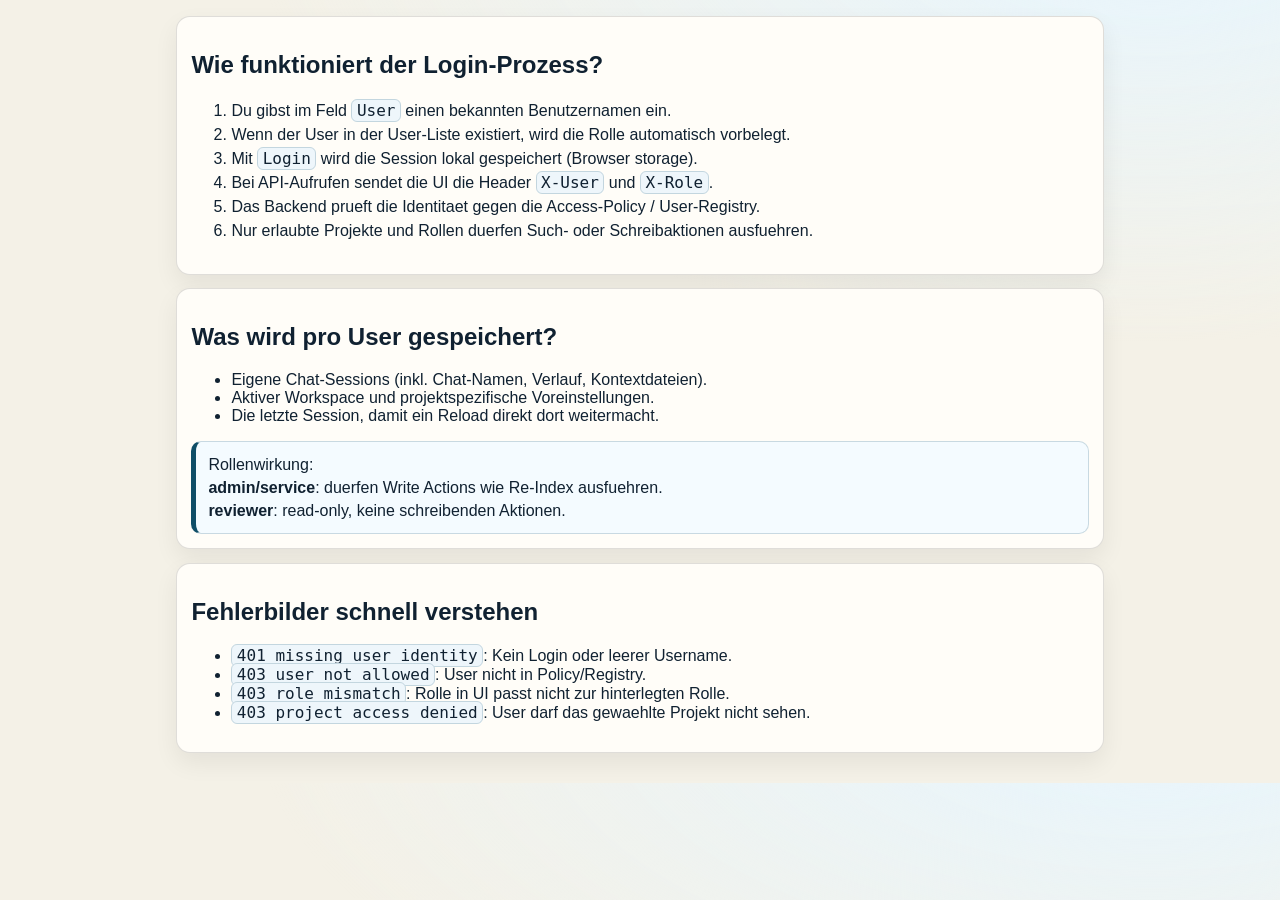
<file: phase4/ui/login-prozess.html>
<!doctype html>
<html lang="de">
<head>
  <meta charset="UTF-8" />
  <meta name="viewport" content="width=device-width, initial-scale=1.0" />
  <title>Hilfe: Login Prozess</title>
  <style>
    :root {
      --ink: #102131;
      --paper: #f4f1e7;
      --panel: #fffdf8;
      --accent: #0f4e67;
    }
    * { box-sizing: border-box; }
    body {
      margin: 0;
      font-family: "Space Grotesk", "IBM Plex Sans", "Segoe UI", sans-serif;
      color: var(--ink);
      background: radial-gradient(900px 420px at 90% -10%, #e7f6ff, transparent), var(--paper);
    }
    main { max-width: 960px; margin: 0 auto; padding: 1rem; }
    .card {
      background: var(--panel);
      border: 1px solid #00000020;
      border-radius: 14px;
      padding: .9rem;
      margin-bottom: .85rem;
      box-shadow: 0 10px 24px #00000011;
    }
    ol { line-height: 1.5; }
    .flow {
      margin-top: .55rem;
      border: 1px solid #0f4e6730;
      border-left: 5px solid var(--accent);
      border-radius: 10px;
      background: #f4fbff;
      padding: .65rem .75rem;
      line-height: 1.45;
    }
    code {
      background: #eef6fb;
      border: 1px solid #0f4e6730;
      border-radius: 6px;
      padding: .08rem .28rem;
      font-family: "IBM Plex Mono", Consolas, monospace;
    }
  </style>
</head>
<body>
  <main>
    <section class="card">
      <h1>Wie funktioniert der Login-Prozess?</h1>
      <ol>
        <li>Du gibst im Feld <code>User</code> einen bekannten Benutzernamen ein.</li>
        <li>Wenn der User in der User-Liste existiert, wird die Rolle automatisch vorbelegt.</li>
        <li>Mit <code>Login</code> wird die Session lokal gespeichert (Browser storage).</li>
        <li>Bei API-Aufrufen sendet die UI die Header <code>X-User</code> und <code>X-Role</code>.</li>
        <li>Das Backend prueft die Identitaet gegen die Access-Policy / User-Registry.</li>
        <li>Nur erlaubte Projekte und Rollen duerfen Such- oder Schreibaktionen ausfuehren.</li>
      </ol>
    </section>

    <section class="card">
      <h2>Was wird pro User gespeichert?</h2>
      <ul>
        <li>Eigene Chat-Sessions (inkl. Chat-Namen, Verlauf, Kontextdateien).</li>
        <li>Aktiver Workspace und projektspezifische Voreinstellungen.</li>
        <li>Die letzte Session, damit ein Reload direkt dort weitermacht.</li>
      </ul>
      <div class="flow">
        Rollenwirkung:
        <br />
        <strong>admin/service</strong>: duerfen Write Actions wie Re-Index ausfuehren.
        <br />
        <strong>reviewer</strong>: read-only, keine schreibenden Aktionen.
      </div>
    </section>

    <section class="card">
      <h2>Fehlerbilder schnell verstehen</h2>
      <ul>
        <li><code>401 missing user identity</code>: Kein Login oder leerer Username.</li>
        <li><code>403 user not allowed</code>: User nicht in Policy/Registry.</li>
        <li><code>403 role mismatch</code>: Rolle in UI passt nicht zur hinterlegten Rolle.</li>
        <li><code>403 project access denied</code>: User darf das gewaehlte Projekt nicht sehen.</li>
      </ul>
    </section>
  </main>
</body>
</html>
</file>
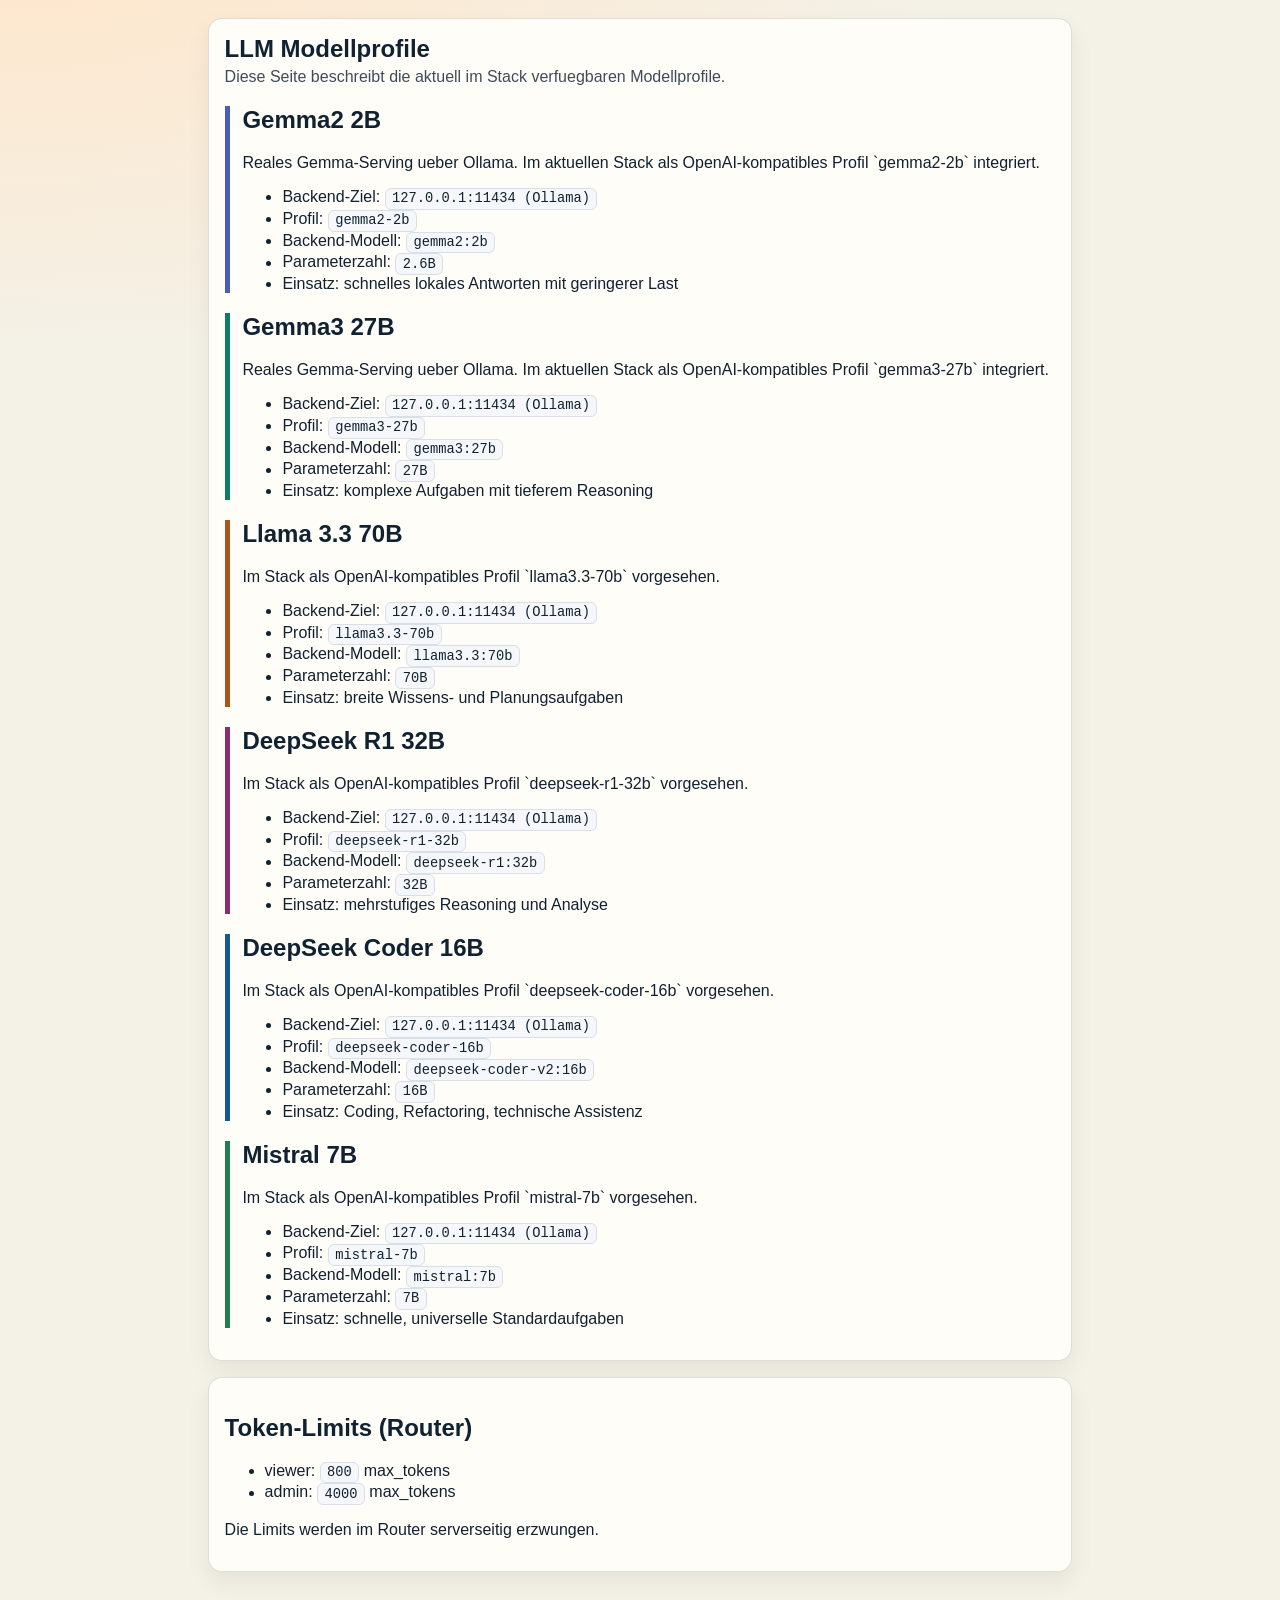
<file: phase4/ui/modelle.html>
<!doctype html>
<html lang="de">
<head>
  <meta charset="UTF-8" />
  <meta name="viewport" content="width=device-width, initial-scale=1.0" />
  <title>Modellprofile - LLM Control Deck</title>
  <style>
    :root {
      --ink: #102131;
      --paper: #f4f1e7;
      --panel: #fffdf8;
      --gemma2: #4a5eb8;
      --gemma3: #0f7a67;
      --llama33: #a8561f;
      --deepseekr1: #8a2c6f;
      --deepseekcoder: #145a8d;
      --mistral7b: #1f7d4f;
    }
    * { box-sizing: border-box; }
    body {
      margin: 0;
      font-family: "Space Grotesk", "IBM Plex Sans", "Segoe UI", sans-serif;
      color: var(--ink);
      background: radial-gradient(960px 420px at 0% -4%, #ffe6ca, transparent), var(--paper);
    }
    main {
      max-width: 900px;
      margin: 0 auto;
      padding: 1.1rem;
    }
    .card {
      background: var(--panel);
      border: 1px solid #0000001f;
      border-radius: 14px;
      padding: 1rem;
      box-shadow: 0 10px 25px #00000010;
      margin-bottom: 1rem;
    }
    h1 { margin: 0 0 .35rem; }
    .sub { margin: 0; opacity: .8; }
    .model {
      border-left: 5px solid #8f8f8f;
      padding-left: .8rem;
      margin-top: .8rem;
    }
    .model.gemma2 { border-left-color: var(--gemma2); }
    .model.gemma3 { border-left-color: var(--gemma3); }
    .model.llama33 { border-left-color: var(--llama33); }
    .model.deepseekr1 { border-left-color: var(--deepseekr1); }
    .model.deepseekcoder { border-left-color: var(--deepseekcoder); }
    .model.mistral7b { border-left-color: var(--mistral7b); }
    .mono {
      display: inline-block;
      background: #f5f7fa;
      border: 1px solid #d9dfe8;
      border-radius: 6px;
      padding: .15rem .4rem;
      font-family: "IBM Plex Mono", Consolas, monospace;
      font-size: .86rem;
    }
    ul { margin-top: .4rem; }
  </style>
</head>
<body>
  <main>
    <section class="card">
      <h1>LLM Modellprofile</h1>
      <p class="sub">Diese Seite beschreibt die aktuell im Stack verfuegbaren Modellprofile.</p>

      <article id="gemma2-2b" class="model gemma2">
        <h2>Gemma2 2B</h2>
        <p>Reales Gemma-Serving ueber Ollama. Im aktuellen Stack als OpenAI-kompatibles Profil `gemma2-2b` integriert.</p>
        <ul>
          <li>Backend-Ziel: <span class="mono">127.0.0.1:11434 (Ollama)</span></li>
          <li>Profil: <span class="mono">gemma2-2b</span></li>
          <li>Backend-Modell: <span class="mono">gemma2:2b</span></li>
          <li>Parameterzahl: <span class="mono">2.6B</span></li>
          <li>Einsatz: schnelles lokales Antworten mit geringerer Last</li>
        </ul>
      </article>

      <article id="gemma3-27b" class="model gemma3">
        <h2>Gemma3 27B</h2>
        <p>Reales Gemma-Serving ueber Ollama. Im aktuellen Stack als OpenAI-kompatibles Profil `gemma3-27b` integriert.</p>
        <ul>
          <li>Backend-Ziel: <span class="mono">127.0.0.1:11434 (Ollama)</span></li>
          <li>Profil: <span class="mono">gemma3-27b</span></li>
          <li>Backend-Modell: <span class="mono">gemma3:27b</span></li>
          <li>Parameterzahl: <span class="mono">27B</span></li>
          <li>Einsatz: komplexe Aufgaben mit tieferem Reasoning</li>
        </ul>
      </article>

      <article id="llama3.3-70b" class="model llama33">
        <h2>Llama 3.3 70B</h2>
        <p>Im Stack als OpenAI-kompatibles Profil `llama3.3-70b` vorgesehen.</p>
        <ul>
          <li>Backend-Ziel: <span class="mono">127.0.0.1:11434 (Ollama)</span></li>
          <li>Profil: <span class="mono">llama3.3-70b</span></li>
          <li>Backend-Modell: <span class="mono">llama3.3:70b</span></li>
          <li>Parameterzahl: <span class="mono">70B</span></li>
          <li>Einsatz: breite Wissens- und Planungsaufgaben</li>
        </ul>
      </article>

      <article id="deepseek-r1-32b" class="model deepseekr1">
        <h2>DeepSeek R1 32B</h2>
        <p>Im Stack als OpenAI-kompatibles Profil `deepseek-r1-32b` vorgesehen.</p>
        <ul>
          <li>Backend-Ziel: <span class="mono">127.0.0.1:11434 (Ollama)</span></li>
          <li>Profil: <span class="mono">deepseek-r1-32b</span></li>
          <li>Backend-Modell: <span class="mono">deepseek-r1:32b</span></li>
          <li>Parameterzahl: <span class="mono">32B</span></li>
          <li>Einsatz: mehrstufiges Reasoning und Analyse</li>
        </ul>
      </article>

      <article id="deepseek-coder-16b" class="model deepseekcoder">
        <h2>DeepSeek Coder 16B</h2>
        <p>Im Stack als OpenAI-kompatibles Profil `deepseek-coder-16b` vorgesehen.</p>
        <ul>
          <li>Backend-Ziel: <span class="mono">127.0.0.1:11434 (Ollama)</span></li>
          <li>Profil: <span class="mono">deepseek-coder-16b</span></li>
          <li>Backend-Modell: <span class="mono">deepseek-coder-v2:16b</span></li>
          <li>Parameterzahl: <span class="mono">16B</span></li>
          <li>Einsatz: Coding, Refactoring, technische Assistenz</li>
        </ul>
      </article>

      <article id="mistral-7b" class="model mistral7b">
        <h2>Mistral 7B</h2>
        <p>Im Stack als OpenAI-kompatibles Profil `mistral-7b` vorgesehen.</p>
        <ul>
          <li>Backend-Ziel: <span class="mono">127.0.0.1:11434 (Ollama)</span></li>
          <li>Profil: <span class="mono">mistral-7b</span></li>
          <li>Backend-Modell: <span class="mono">mistral:7b</span></li>
          <li>Parameterzahl: <span class="mono">7B</span></li>
          <li>Einsatz: schnelle, universelle Standardaufgaben</li>
        </ul>
      </article>
    </section>

    <section class="card">
      <h2>Token-Limits (Router)</h2>
      <ul>
        <li>viewer: <span class="mono">800</span> max_tokens</li>
        <li>admin: <span class="mono">4000</span> max_tokens</li>
      </ul>
      <p>Die Limits werden im Router serverseitig erzwungen.</p>
    </section>
  </main>
</body>
</html>
</file>
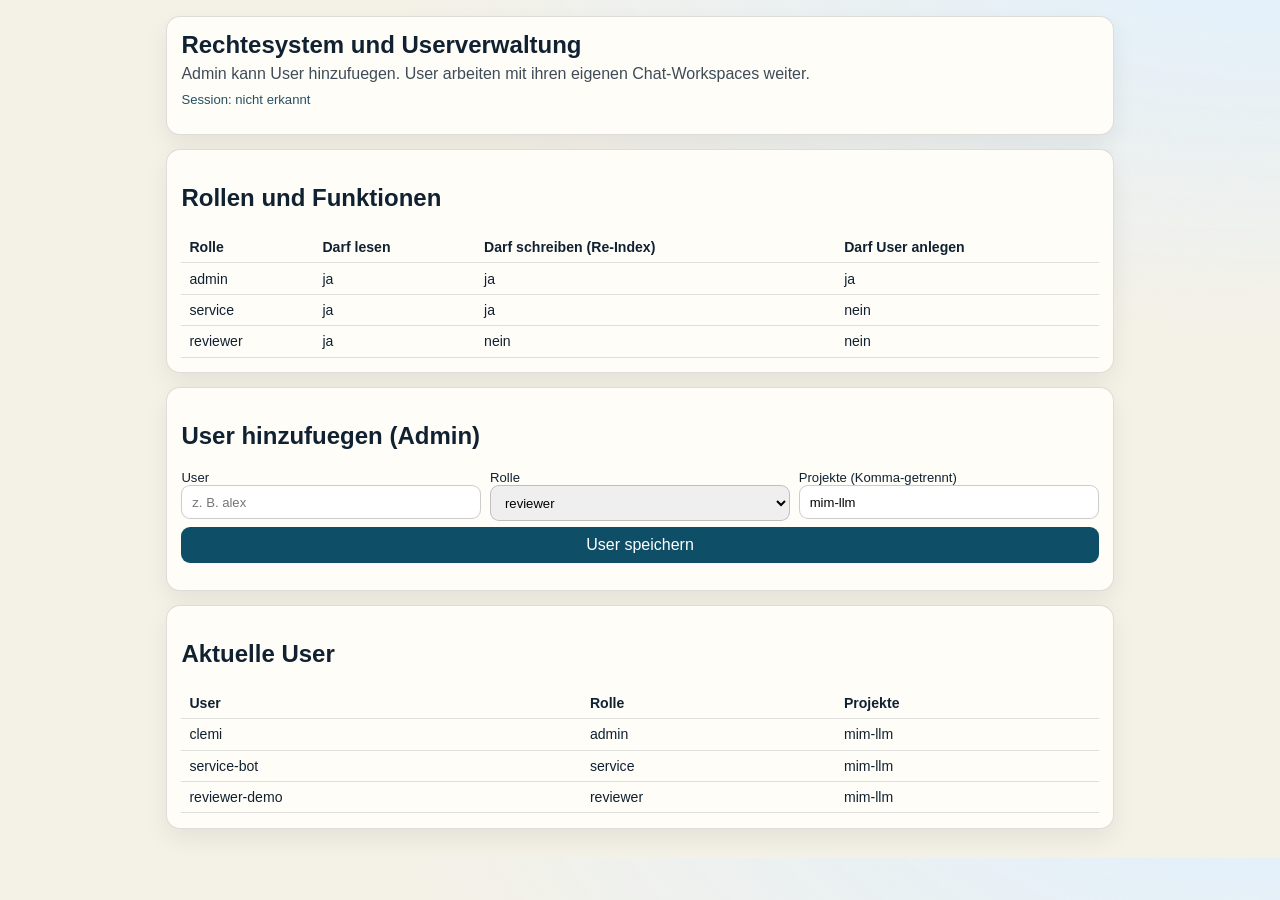
<file: phase4/ui/rechte-und-user.html>
<!doctype html>
<html lang="de">
<head>
  <meta charset="UTF-8" />
  <meta name="viewport" content="width=device-width, initial-scale=1.0" />
  <title>Rechte und User - LLM Control Deck</title>
  <style>
    :root {
      --ink: #102131;
      --paper: #f4f1e7;
      --panel: #fffdf8;
      --accent: #0f4e67;
      --warn: #8b1e3f;
    }
    * { box-sizing: border-box; }
    body {
      margin: 0;
      font-family: "Space Grotesk", "IBM Plex Sans", "Segoe UI", sans-serif;
      color: var(--ink);
      background: radial-gradient(900px 420px at 100% -10%, #dff0ff, transparent), var(--paper);
    }
    main { max-width: 980px; margin: 0 auto; padding: 1rem; }
    .card {
      background: var(--panel);
      border: 1px solid #00000020;
      border-radius: 14px;
      padding: .9rem;
      margin-bottom: .85rem;
      box-shadow: 0 10px 24px #00000011;
    }
    h1 { margin: 0 0 .35rem; }
    .sub { margin: 0; opacity: .8; }
    table { width: 100%; border-collapse: collapse; }
    th, td { padding: .45rem .5rem; border-bottom: 1px solid #0000001f; text-align: left; font-size: .88rem; }
    th { font-weight: 700; }
    .grid { display: grid; grid-template-columns: repeat(auto-fit, minmax(220px, 1fr)); gap: .55rem; }
    label { display: block; font-size: .82rem; }
    input, select, button {
      width: 100%;
      padding: .55rem .62rem;
      border: 1px solid #00000033;
      border-radius: 9px;
      font: inherit;
    }
    button {
      border: 0;
      color: white;
      background: var(--accent);
      cursor: pointer;
      margin-top: .35rem;
    }
    .status { margin-top: .55rem; font-size: .82rem; color: #264f64; }
    .warn { color: var(--warn); }
  </style>
</head>
<body>
  <main>
    <section class="card">
      <h1>Rechtesystem und Userverwaltung</h1>
      <p class="sub">Admin kann User hinzufuegen. User arbeiten mit ihren eigenen Chat-Workspaces weiter.</p>
      <p id="sessionInfo" class="status">Session: nicht erkannt</p>
    </section>

    <section class="card">
      <h2>Rollen und Funktionen</h2>
      <table>
        <thead><tr><th>Rolle</th><th>Darf lesen</th><th>Darf schreiben (Re-Index)</th><th>Darf User anlegen</th></tr></thead>
        <tbody>
          <tr><td>admin</td><td>ja</td><td>ja</td><td>ja</td></tr>
          <tr><td>service</td><td>ja</td><td>ja</td><td>nein</td></tr>
          <tr><td>reviewer</td><td>ja</td><td>nein</td><td>nein</td></tr>
        </tbody>
      </table>
    </section>

    <section class="card">
      <h2>User hinzufuegen (Admin)</h2>
      <div class="grid">
        <label>User
          <input id="newUser" placeholder="z. B. alex" />
        </label>
        <label>Rolle
          <select id="newRole">
            <option value="reviewer">reviewer</option>
            <option value="service">service</option>
            <option value="admin">admin</option>
          </select>
        </label>
        <label>Projekte (Komma-getrennt)
          <input id="newProjects" value="mim-llm" />
        </label>
      </div>
      <button id="addUserBtn" type="button">User speichern</button>
      <p id="addStatus" class="status"></p>
    </section>

    <section class="card">
      <h2>Aktuelle User</h2>
      <table>
        <thead><tr><th>User</th><th>Rolle</th><th>Projekte</th></tr></thead>
        <tbody id="usersTable"></tbody>
      </table>
    </section>
  </main>

  <script>
    const API_BASE = window.LLM_API_BASE || (
      window.location.protocol === 'https:'
        ? `${window.location.origin}/api`
        : `${window.location.protocol}//${window.location.hostname}:4100`
    );
    const USERS_KEY = 'llm-users-v1';
    const SESSION_KEY = 'llm-active-session-v1';

    function loadUsers() {
      try {
        const parsed = JSON.parse(localStorage.getItem(USERS_KEY) || '[]');
        if (Array.isArray(parsed) && parsed.length) {
          return parsed;
        }
      } catch {}
      return [
        { user: 'clemi', role: 'admin', projects: ['mim-llm'] },
        { user: 'service-bot', role: 'service', projects: ['mim-llm'] },
      ];
    }

    function saveUsers(users) {
      localStorage.setItem(USERS_KEY, JSON.stringify(users));
    }

    function loadSession() {
      try {
        return JSON.parse(localStorage.getItem(SESSION_KEY) || 'null');
      } catch {
        return null;
      }
    }

    function renderUsers(users) {
      const tbody = document.getElementById('usersTable');
      tbody.innerHTML = '';
      users.forEach((u) => {
        const tr = document.createElement('tr');
        tr.innerHTML = `<td>${u.user}</td><td>${u.role}</td><td>${(u.projects || []).join(', ')}</td>`;
        tbody.appendChild(tr);
      });
    }

    async function requestJson(url, options = {}) {
      const res = await fetch(url, options);
      let data = null;
      try {
        data = await res.json();
      } catch {
        data = null;
      }
      if (!res.ok) {
        throw new Error(data?.detail || data?.error?.message || `HTTP ${res.status}`);
      }
      return data || {};
    }

    function authHeaders(session) {
      if (!session?.user) return {};
      return { 'X-User': session.user, 'X-Role': session.role || 'reviewer' };
    }

    const session = loadSession();
    const info = document.getElementById('sessionInfo');
    const addStatus = document.getElementById('addStatus');
    let users = loadUsers();

    if (session?.user) {
      info.textContent = `Session: ${session.user} (${session.role})`;
    }

    renderUsers(users);

    (async function syncFromApi() {
      if (!session?.user) return;
      try {
        const data = await requestJson(`${API_BASE}/v1/rag/users`, {
          headers: { ...authHeaders(session) },
        });
        if (Array.isArray(data.users) && data.users.length) {
          users = data.users.map((u) => ({
            user: u.user,
            role: u.role || 'reviewer',
            projects: Array.isArray(u.projects) ? u.projects : ['mim-llm'],
          }));
          saveUsers(users);
          renderUsers(users);
        }
      } catch {
        // local fallback remains visible
      }
    })();

    document.getElementById('addUserBtn').addEventListener('click', () => {
      if (!session || session.role !== 'admin') {
        addStatus.textContent = 'Nur Admin darf User anlegen.';
        addStatus.className = 'status warn';
        return;
      }

      const user = String(document.getElementById('newUser').value || '').trim();
      const role = String(document.getElementById('newRole').value || 'reviewer');
      const projects = String(document.getElementById('newProjects').value || 'mim-llm')
        .split(',')
        .map((p) => p.trim())
        .filter(Boolean);

      if (!user) {
        addStatus.textContent = 'Bitte Usernamen eingeben.';
        addStatus.className = 'status warn';
        return;
      }

      const existing = users.find((u) => u.user === user);
      if (existing) {
        existing.role = role;
        existing.projects = projects.length ? projects : ['mim-llm'];
      } else {
        users.push({ user, role, projects: projects.length ? projects : ['mim-llm'] });
      }

      (async () => {
        try {
          await requestJson(`${API_BASE}/v1/rag/users`, {
            method: 'POST',
            headers: {
              'Content-Type': 'application/json',
              ...authHeaders(session),
            },
            body: JSON.stringify({ user, role, projects: projects.length ? projects : ['mim-llm'] }),
          });
        } catch {
          // fallback to local only
        }

        saveUsers(users);
        renderUsers(users);
        addStatus.textContent = `User ${user} gespeichert.`;
        addStatus.className = 'status';
      })();
    });
  </script>
</body>
</html>
</file>
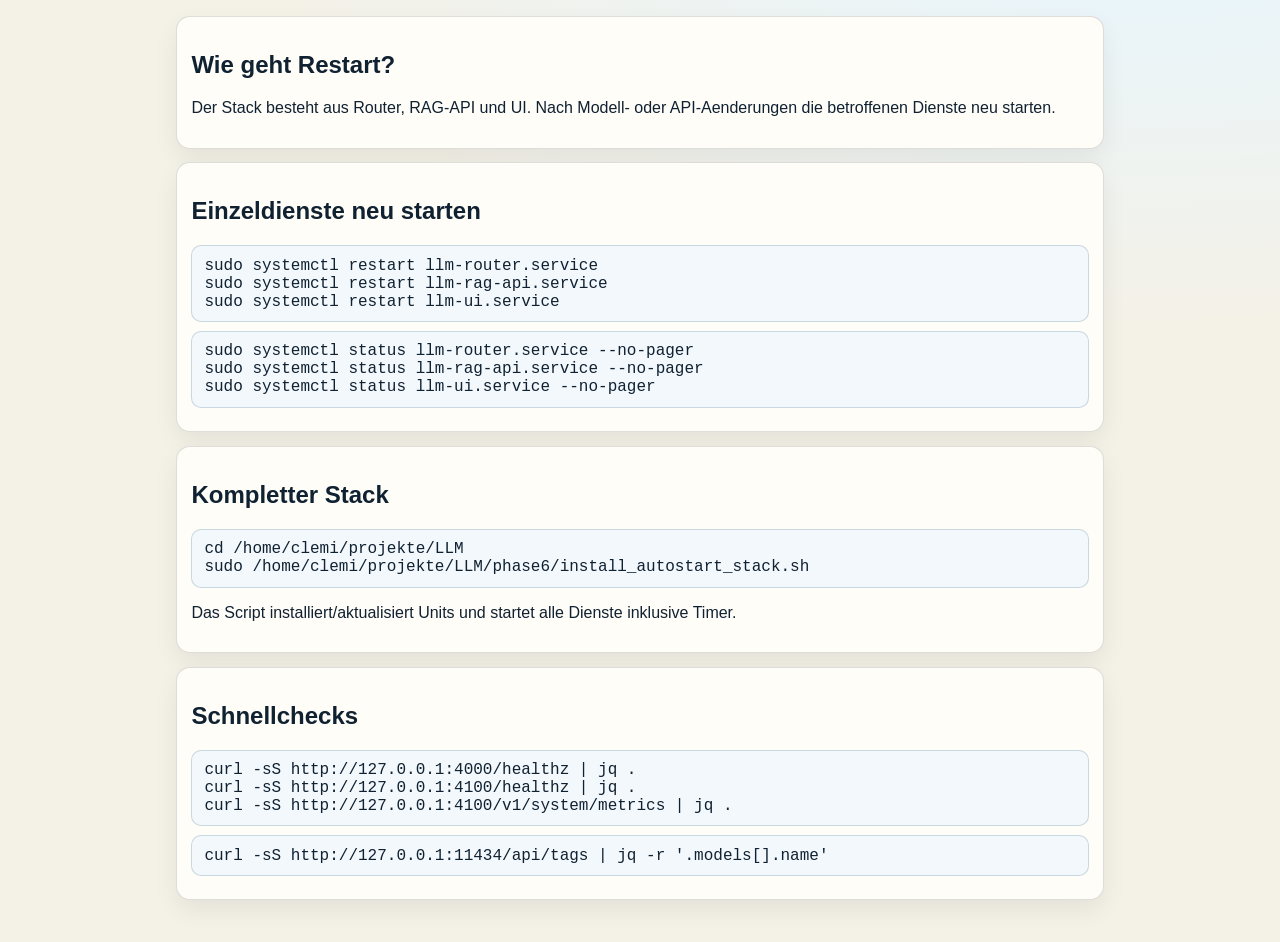
<file: phase4/ui/restart-hilfe.html>
<!doctype html>
<html lang="de">
<head>
  <meta charset="UTF-8" />
  <meta name="viewport" content="width=device-width, initial-scale=1.0" />
  <title>Restart Hilfe - LLM Stack</title>
  <style>
    :root {
      --ink: #102131;
      --paper: #f4f1e7;
      --panel: #fffdf8;
      --accent: #0f4e67;
    }
    * { box-sizing: border-box; }
    body {
      margin: 0;
      font-family: "Space Grotesk", "IBM Plex Sans", "Segoe UI", sans-serif;
      color: var(--ink);
      background: radial-gradient(900px 420px at 90% -10%, #e7f6ff, transparent), var(--paper);
    }
    main { max-width: 960px; margin: 0 auto; padding: 1rem; }
    .card {
      background: var(--panel);
      border: 1px solid #00000020;
      border-radius: 14px;
      padding: .9rem;
      margin-bottom: .85rem;
      box-shadow: 0 10px 24px #00000011;
    }
    pre {
      margin: .55rem 0;
      background: #f2f8fc;
      border: 1px solid #0f4e6730;
      border-radius: 10px;
      padding: .65rem .75rem;
      overflow: auto;
    }
    code {
      font-family: "IBM Plex Mono", Consolas, monospace;
    }
  </style>
</head>
<body>
  <main>
    <section class="card">
      <h1>Wie geht Restart?</h1>
      <p>Der Stack besteht aus Router, RAG-API und UI. Nach Modell- oder API-Aenderungen die betroffenen Dienste neu starten.</p>
    </section>

    <section class="card">
      <h2>Einzeldienste neu starten</h2>
      <pre><code>sudo systemctl restart llm-router.service
sudo systemctl restart llm-rag-api.service
sudo systemctl restart llm-ui.service</code></pre>
      <pre><code>sudo systemctl status llm-router.service --no-pager
sudo systemctl status llm-rag-api.service --no-pager
sudo systemctl status llm-ui.service --no-pager</code></pre>
    </section>

    <section class="card">
      <h2>Kompletter Stack</h2>
      <pre><code>cd /home/clemi/projekte/LLM
sudo /home/clemi/projekte/LLM/phase6/install_autostart_stack.sh</code></pre>
      <p>Das Script installiert/aktualisiert Units und startet alle Dienste inklusive Timer.</p>
    </section>

    <section class="card">
      <h2>Schnellchecks</h2>
      <pre><code>curl -sS http://127.0.0.1:4000/healthz | jq .
curl -sS http://127.0.0.1:4100/healthz | jq .
curl -sS http://127.0.0.1:4100/v1/system/metrics | jq .</code></pre>
      <pre><code>curl -sS http://127.0.0.1:11434/api/tags | jq -r '.models[].name'</code></pre>
    </section>
  </main>
</body>
</html>
</file>
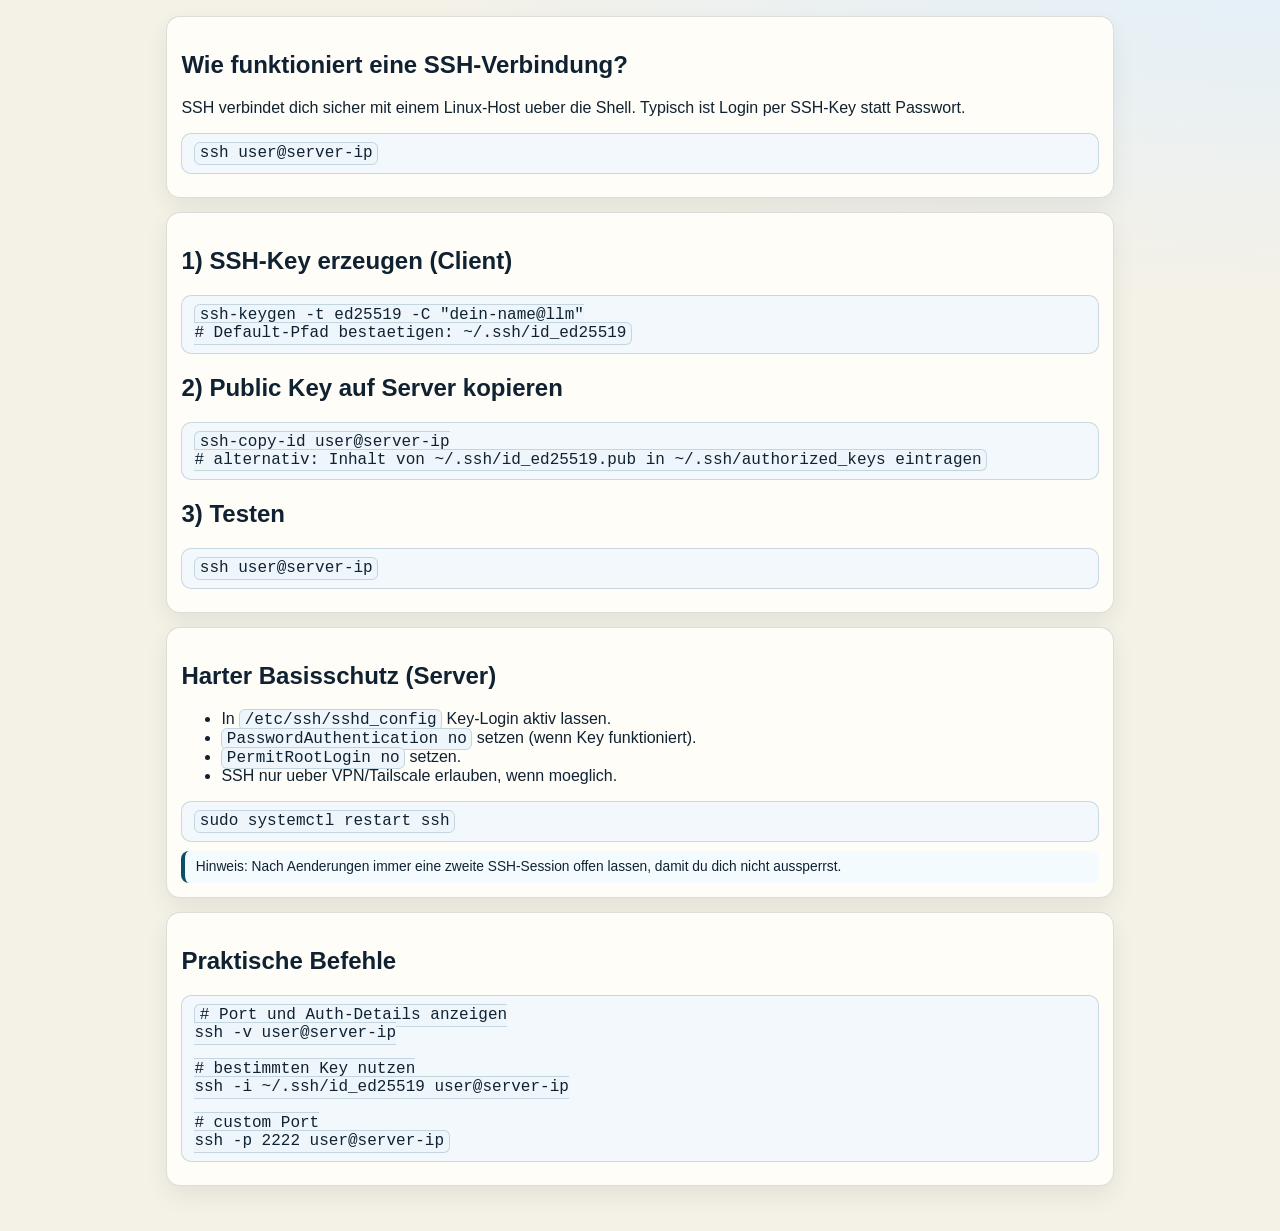
<file: phase4/ui/ssh-verbindung.html>
<!doctype html>
<html lang="de">
<head>
  <meta charset="UTF-8" />
  <meta name="viewport" content="width=device-width, initial-scale=1.0" />
  <title>SSH Verbindung - Hilfe</title>
  <style>
    :root {
      --ink: #102131;
      --paper: #f4f1e7;
      --panel: #fffdf8;
      --accent: #0f4e67;
    }
    * { box-sizing: border-box; }
    body {
      margin: 0;
      font-family: "Space Grotesk", "IBM Plex Sans", "Segoe UI", sans-serif;
      color: var(--ink);
      background: radial-gradient(900px 420px at 100% -10%, #dff0ff, transparent), var(--paper);
    }
    main { max-width: 980px; margin: 0 auto; padding: 1rem; }
    .card {
      background: var(--panel);
      border: 1px solid #00000020;
      border-radius: 14px;
      padding: .9rem;
      margin-bottom: .85rem;
      box-shadow: 0 10px 24px #00000011;
    }
    code {
      background: #eef6fb;
      border: 1px solid #0f4e6730;
      border-radius: 6px;
      padding: .08rem .28rem;
      font-family: "IBM Plex Mono", Consolas, monospace;
    }
    pre {
      margin: .55rem 0;
      background: #f2f8fc;
      border: 1px solid #0f4e6730;
      border-radius: 10px;
      padding: .65rem .75rem;
      overflow: auto;
    }
    .hint {
      border-left: 4px solid var(--accent);
      background: #f4fbff;
      padding: .55rem .65rem;
      border-radius: 8px;
      font-size: .86rem;
    }
  </style>
</head>
<body>
  <main>
    <section class="card">
      <h1>Wie funktioniert eine SSH-Verbindung?</h1>
      <p>SSH verbindet dich sicher mit einem Linux-Host ueber die Shell. Typisch ist Login per SSH-Key statt Passwort.</p>
      <pre><code>ssh user@server-ip</code></pre>
    </section>

    <section class="card">
      <h2>1) SSH-Key erzeugen (Client)</h2>
      <pre><code>ssh-keygen -t ed25519 -C "dein-name@llm"
# Default-Pfad bestaetigen: ~/.ssh/id_ed25519</code></pre>

      <h2>2) Public Key auf Server kopieren</h2>
      <pre><code>ssh-copy-id user@server-ip
# alternativ: Inhalt von ~/.ssh/id_ed25519.pub in ~/.ssh/authorized_keys eintragen</code></pre>

      <h2>3) Testen</h2>
      <pre><code>ssh user@server-ip</code></pre>
    </section>

    <section class="card">
      <h2>Harter Basisschutz (Server)</h2>
      <ul>
        <li>In <code>/etc/ssh/sshd_config</code> Key-Login aktiv lassen.</li>
        <li><code>PasswordAuthentication no</code> setzen (wenn Key funktioniert).</li>
        <li><code>PermitRootLogin no</code> setzen.</li>
        <li>SSH nur ueber VPN/Tailscale erlauben, wenn moeglich.</li>
      </ul>
      <pre><code>sudo systemctl restart ssh</code></pre>
      <div class="hint">Hinweis: Nach Aenderungen immer eine zweite SSH-Session offen lassen, damit du dich nicht aussperrst.</div>
    </section>

    <section class="card">
      <h2>Praktische Befehle</h2>
      <pre><code># Port und Auth-Details anzeigen
ssh -v user@server-ip

# bestimmten Key nutzen
ssh -i ~/.ssh/id_ed25519 user@server-ip

# custom Port
ssh -p 2222 user@server-ip</code></pre>
    </section>
  </main>
</body>
</html>
</file>
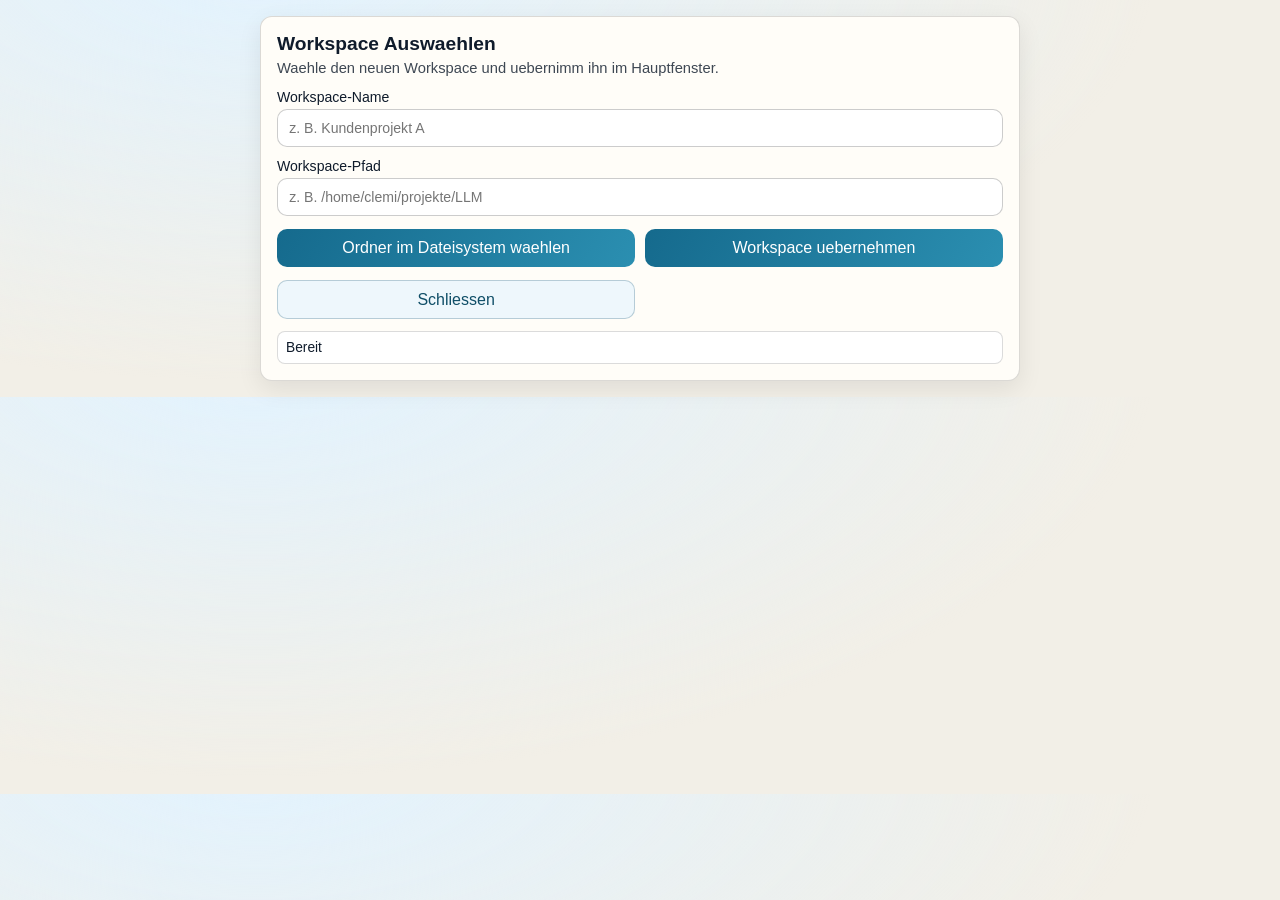
<file: phase4/ui/workspace-picker.html>
<!doctype html>
<html lang="de">
<head>
  <meta charset="UTF-8" />
  <meta name="viewport" content="width=device-width, initial-scale=1.0" />
  <title>Workspace Auswahl</title>
  <style>
    :root {
      --ink: #0f1b2b;
      --paper: #f2efe7;
      --panel: #fffdf8;
      --accent: #156a8d;
      --line: #00000024;
    }
    * { box-sizing: border-box; }
    body {
      margin: 0;
      font-family: "Space Grotesk", "IBM Plex Sans", "Segoe UI", sans-serif;
      color: var(--ink);
      background: radial-gradient(900px 420px at 20% -10%, #e2f3ff, transparent), var(--paper);
      padding: 1rem;
    }
    .panel {
      background: var(--panel);
      border: 1px solid var(--line);
      border-radius: 12px;
      padding: 1rem;
      box-shadow: 0 8px 24px #00000014;
      max-width: 760px;
      margin: 0 auto;
    }
    h1 {
      margin: 0 0 .3rem;
      font-size: 1.2rem;
    }
    p {
      margin: 0 0 .8rem;
      opacity: .8;
      font-size: .92rem;
    }
    label {
      display: block;
      margin-bottom: .65rem;
      font-size: .88rem;
    }
    input, button {
      width: 100%;
      padding: .62rem .7rem;
      border-radius: 10px;
      font: inherit;
    }
    input {
      border: 1px solid #00000033;
      margin-top: .3rem;
    }
    .row {
      display: grid;
      grid-template-columns: 1fr 1fr;
      gap: .6rem;
      margin-top: .8rem;
    }
    button {
      border: 0;
      background: linear-gradient(120deg, var(--accent), #2b8fb1);
      color: #fff;
      cursor: pointer;
    }
    button.secondary {
      background: #eef7fc;
      color: #0f4e67;
      border: 1px solid #0f4e6740;
    }
    .status {
      margin-top: .75rem;
      font-size: .86rem;
      border: 1px solid var(--line);
      border-radius: 8px;
      padding: .5rem;
      background: #fff;
    }
    @media (max-width: 680px) {
      .row {
        grid-template-columns: 1fr;
      }
    }
  </style>
</head>
<body>
  <main class="panel">
    <h1>Workspace Auswaehlen</h1>
    <p>Waehle den neuen Workspace und uebernimm ihn im Hauptfenster.</p>

    <label>Workspace-Name
      <input id="workspaceName" placeholder="z. B. Kundenprojekt A" />
    </label>

    <label>Workspace-Pfad
      <input id="workspacePath" placeholder="z. B. /home/clemi/projekte/LLM" />
    </label>

    <div class="row">
      <button id="browseBtn" type="button">Ordner im Dateisystem waehlen</button>
      <button id="applyBtn" type="button">Workspace uebernehmen</button>
    </div>

    <div class="row">
      <button id="cancelBtn" class="secondary" type="button">Schliessen</button>
    </div>

    <div id="status" class="status">Bereit</div>
  </main>

  <script>
    const KEY = 'llm-workspace-picker-result-v1';

    const el = (id) => document.getElementById(id);
    const setStatus = (text, warn = false) => {
      const box = el('status');
      box.textContent = text;
      box.style.borderColor = warn ? '#8b1e3f66' : '#00000024';
    };

    async function pickDirectory() {
      if (!window.showDirectoryPicker) {
        setStatus('Dateisystem-Picker nicht verfuegbar. Bitte Pfad manuell eintragen.', true);
        return;
      }
      try {
        const dir = await window.showDirectoryPicker();
        const name = String(dir?.name || '').trim();
        if (name && !el('workspaceName').value.trim()) {
          el('workspaceName').value = name;
        }
        if (name && !el('workspacePath').value.trim()) {
          el('workspacePath').value = `/home/clemi/projekte/${name}`;
        }
        setStatus(`Ordner gewaehlt: ${name || '(unbekannt)'}`);
      } catch {
        setStatus('Ordnerauswahl abgebrochen.', true);
      }
    }

    function applyWorkspace() {
      const path = String(el('workspacePath').value || '').trim();
      const name = String(el('workspaceName').value || '').trim();
      if (!path) {
        setStatus('Bitte Workspace-Pfad setzen.', true);
        return;
      }
      const payload = {
        path,
        name: name || path.split('/').filter(Boolean).slice(-1)[0] || 'Workspace',
        ts: Date.now(),
      };
      try {
        localStorage.setItem(KEY, JSON.stringify(payload));
        setStatus('Workspace uebernommen. Fenster wird geschlossen.');
        window.setTimeout(() => window.close(), 150);
      } catch (err) {
        setStatus(`Fehler beim Speichern: ${String(err)}`, true);
      }
    }

    el('browseBtn').addEventListener('click', pickDirectory);
    el('applyBtn').addEventListener('click', applyWorkspace);
    el('cancelBtn').addEventListener('click', () => window.close());
  </script>
</body>
</html>
</file>
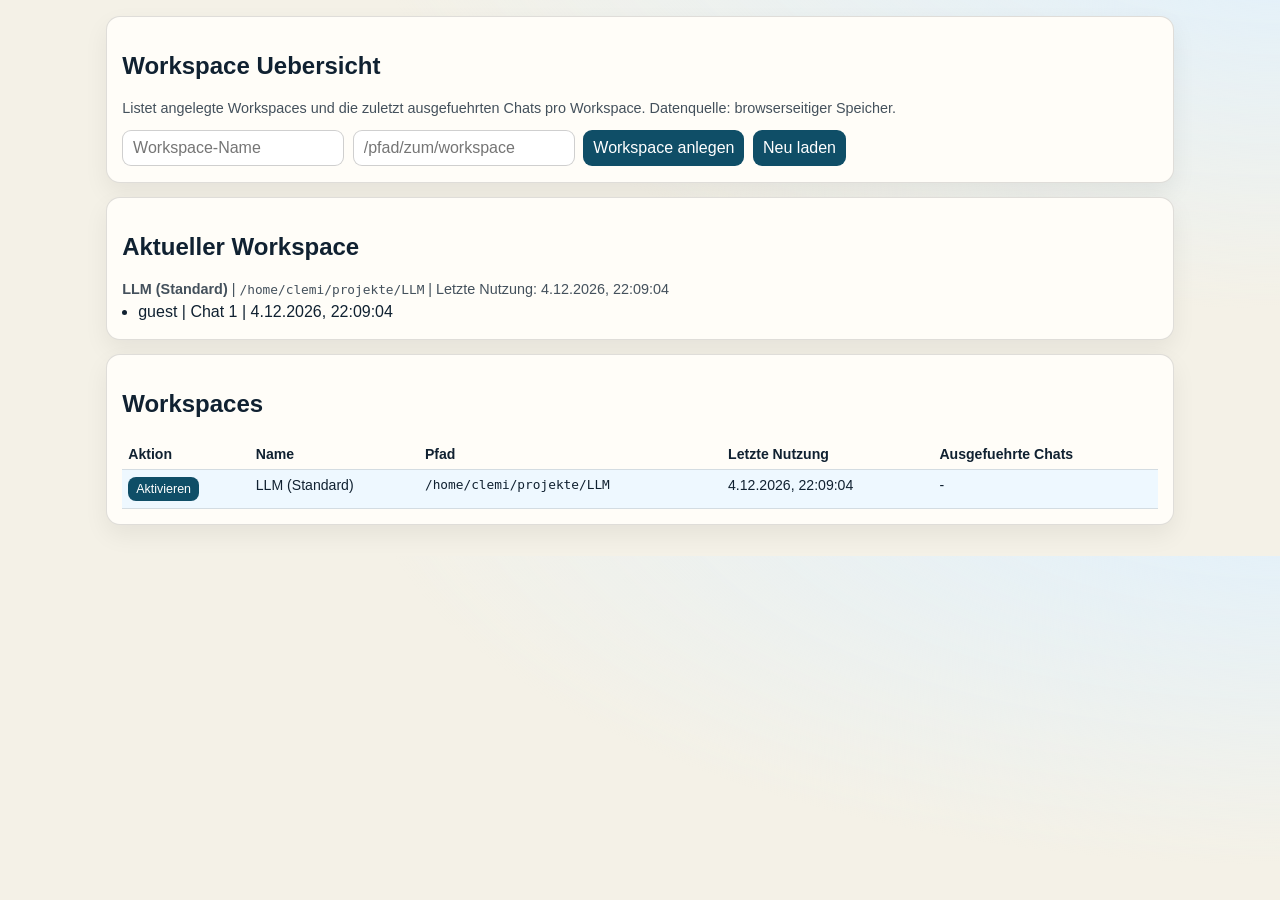
<file: phase4/ui/workspaces.html>
<!doctype html>
<html lang="de">
<head>
  <meta charset="UTF-8" />
  <meta name="viewport" content="width=device-width, initial-scale=1.0" />
  <title>Workspaces - LLM Control Deck</title>
  <style>
    :root {
      --ink: #102131;
      --paper: #f4f1e7;
      --panel: #fffdf8;
      --accent: #0f4e67;
    }
    * { box-sizing: border-box; }
    body {
      margin: 0;
      font-family: "Space Grotesk", "IBM Plex Sans", "Segoe UI", sans-serif;
      color: var(--ink);
      background: radial-gradient(920px 420px at 100% -20%, #dff1ff, transparent), var(--paper);
    }
    main { max-width: 1100px; margin: 0 auto; padding: 1rem; }
    .card {
      background: var(--panel);
      border: 1px solid #00000020;
      border-radius: 14px;
      padding: .95rem;
      margin-bottom: .9rem;
      box-shadow: 0 10px 24px #00000010;
    }
    .meta { opacity: .78; font-size: .9rem; }
    .reason {
      margin-top: .35rem;
      font-size: .8rem;
      color: #31586c;
    }
    .toolbar {
      display: flex;
      gap: .55rem;
      flex-wrap: wrap;
      margin-top: .7rem;
    }
    input, button {
      border-radius: 9px;
      padding: .5rem .62rem;
      font: inherit;
      border: 1px solid #00000030;
    }
    button {
      border: 0;
      color: white;
      background: var(--accent);
      cursor: pointer;
    }
    table {
      width: 100%;
      border-collapse: collapse;
      font-size: .88rem;
    }
    th, td {
      text-align: left;
      border-bottom: 1px solid #0000001d;
      padding: .45rem .38rem;
      vertical-align: top;
    }
    .mono {
      font-family: "IBM Plex Mono", Consolas, monospace;
      font-size: .8rem;
      word-break: break-all;
    }
    .sublist {
      margin: .15rem 0;
      padding-left: 1rem;
    }
    .sublist li { margin-bottom: .2rem; }
    .active {
      background: #eef8ff;
    }
    .rowBtn {
      border: 0;
      border-radius: 8px;
      background: #0f4e67;
      color: white;
      padding: .32rem .5rem;
      width: auto;
      cursor: pointer;
      font-size: .78rem;
    }
    tbody tr { cursor: pointer; }
  </style>
</head>
<body>
  <main>
    <section class="card">
      <h1>Workspace Uebersicht</h1>
      <p class="meta">Listet angelegte Workspaces und die zuletzt ausgefuehrten Chats pro Workspace. Datenquelle: browserseitiger Speicher.</p>
      <div class="toolbar">
        <input id="newWsName" placeholder="Workspace-Name" />
        <input id="newWsPath" placeholder="/pfad/zum/workspace" />
        <button id="addBtn" type="button">Workspace anlegen</button>
        <button id="reloadBtn" type="button">Neu laden</button>
      </div>
    </section>

    <section class="card">
      <h2>Aktueller Workspace</h2>
      <div id="currentWorkspaceBox" class="meta">Wird geladen...</div>
      <div id="currentWorkspaceReason" class="reason"></div>
      <ul id="currentWorkspaceChats" class="sublist"></ul>
    </section>

    <section class="card">
      <h2>Workspaces</h2>
      <table>
        <thead>
          <tr>
            <th>Aktion</th>
            <th>Name</th>
            <th>Pfad</th>
            <th>Letzte Nutzung</th>
            <th>Ausgefuehrte Chats</th>
          </tr>
        </thead>
        <tbody id="workspaceRows"></tbody>
      </table>
    </section>
  </main>

  <script>
    const WORKSPACES_KEY = 'llm-workspaces-v1';
    const ACTIVE_WORKSPACE_KEY = 'llm-active-workspace-v1';
    const CHAT_STORE_PREFIX = 'llm-controldeck-chats-v3';

    function loadWorkspaces() {
      try {
        const parsed = JSON.parse(localStorage.getItem(WORKSPACES_KEY) || '[]');
        if (Array.isArray(parsed)) return parsed;
      } catch {
        // ignore
      }
      return [];
    }

    function saveWorkspaces(items) {
      localStorage.setItem(WORKSPACES_KEY, JSON.stringify(items));
    }

    function fmtTs(ts) {
      if (!ts) return '-';
      const d = new Date(ts);
      return Number.isNaN(d.getTime()) ? ts : d.toLocaleString('de-DE');
    }

    function activeWorkspaceId() {
      try {
        return localStorage.getItem(ACTIVE_WORKSPACE_KEY) || '';
      } catch {
        return '';
      }
    }

    function setActiveWorkspaceId(id) {
      try {
        localStorage.setItem(ACTIVE_WORKSPACE_KEY, String(id || ''));
      } catch {
        // ignore storage errors
      }
    }

    function getWorkspaceChats(wsId) {
      if (!wsId) return [];
      const all = [];
      for (let i = 0; i < localStorage.length; i += 1) {
        const key = localStorage.key(i);
        if (!key || !key.startsWith(`${CHAT_STORE_PREFIX}:`) || !key.endsWith(`:${wsId}`)) {
          continue;
        }

        const user = key.slice(CHAT_STORE_PREFIX.length + 1).split(':')[0] || 'user';
        try {
          const parsed = JSON.parse(localStorage.getItem(key) || '{}');
          const chats = Array.isArray(parsed.chats) ? parsed.chats : [];
          chats.forEach((chat) => {
            all.push({
              user,
              title: chat?.title || chat?.id || '-',
              chatId: chat?.id || '-',
              updatedAt: chat?.updatedAt || '',
            });
          });
        } catch {
          // ignore bad payload
        }
      }

      return all.sort((a, b) => String(b.updatedAt || '').localeCompare(String(a.updatedAt || '')));
    }

    function renderCurrentWorkspace(workspaces) {
      let currentId = activeWorkspaceId();
      const box = document.getElementById('currentWorkspaceBox');
      const reason = document.getElementById('currentWorkspaceReason');
      const list = document.getElementById('currentWorkspaceChats');
      list.innerHTML = '';
      reason.textContent = '';

      if (!currentId && workspaces.length) {
        currentId = String(workspaces[0].id || '');
        reason.textContent = 'Hinweis: Kein aktiver Workspace-Key gefunden. Fallback auf den neuesten Workspace wurde gesetzt.';
      }

      const ws = workspaces.find((item) => String(item.id) === currentId) || workspaces[0] || null;
      if (!ws) {
        box.textContent = 'Kein aktiver Workspace gesetzt.';
        reason.textContent = 'Ursache: Es sind aktuell keine Workspaces in localStorage vorhanden.';
        return;
      }

      if (String(ws.id) !== currentId) {
        reason.textContent = 'Hinweis: Aktiver Workspace-Key war veraltet. Er wurde auf einen vorhandenen Workspace korrigiert.';
      }
      setActiveWorkspaceId(ws.id);

      box.innerHTML = `<strong>${ws.name || '-'}</strong> | <span class="mono">${ws.path || '-'}</span> | Letzte Nutzung: ${fmtTs(ws.lastUsedAt)}`;

      const chats = getWorkspaceChats(ws.id);
      if (!chats.length) {
        const li = document.createElement('li');
        li.textContent = 'Keine Chats fuer den aktuellen Workspace gefunden.';
        list.appendChild(li);
        return;
      }

      chats.slice(0, 30).forEach((item) => {
        const li = document.createElement('li');
        li.textContent = `${item.user} | ${item.title} | ${fmtTs(item.updatedAt)}`;
        list.appendChild(li);
      });
    }

    function render() {
      const rows = document.getElementById('workspaceRows');
      rows.innerHTML = '';
      const workspaces = loadWorkspaces().sort((a, b) => String(b.lastUsedAt || '').localeCompare(String(a.lastUsedAt || '')));
      const currentId = activeWorkspaceId();
      renderCurrentWorkspace(workspaces);

      if (!workspaces.length) {
        const tr = document.createElement('tr');
        tr.innerHTML = '<td colspan="5">Noch keine Workspaces angelegt.</td>';
        rows.appendChild(tr);
        return;
      }

      workspaces.forEach((ws) => {
        const chats = Array.isArray(ws.executedChats) ? ws.executedChats : [];
        const chatLines = chats.slice(0, 12).map((item) => `<li>${item.user || 'user'} | ${item.title || item.chatId || '-'} | ${fmtTs(item.updatedAt)}</li>`).join('');
        const tr = document.createElement('tr');
        if (String(ws.id) === currentId) {
          tr.className = 'active';
        }
        tr.innerHTML = `
          <td><button type="button" class="rowBtn" data-activate-id="${ws.id}">Aktivieren</button></td>
          <td>${ws.name || '-'}</td>
          <td class="mono">${ws.path || '-'}</td>
          <td>${fmtTs(ws.lastUsedAt)}</td>
          <td>${chats.length ? `<ul class="sublist">${chatLines}</ul>` : '-'}</td>
        `;
        tr.addEventListener('click', (ev) => {
          if (ev.target && ev.target.matches('button[data-activate-id]')) return;
          setActiveWorkspaceId(ws.id);
          ws.lastUsedAt = new Date().toISOString();
          saveWorkspaces(workspaces);
          render();
        });
        rows.appendChild(tr);
      });

      rows.querySelectorAll('button[data-activate-id]').forEach((btn) => {
        btn.addEventListener('click', (ev) => {
          ev.stopPropagation();
          const id = btn.getAttribute('data-activate-id') || '';
          if (!id) return;
          setActiveWorkspaceId(id);
          const ws = workspaces.find((item) => String(item.id) === String(id));
          if (ws) {
            ws.lastUsedAt = new Date().toISOString();
            saveWorkspaces(workspaces);
          }
          render();
        });
      });
    }

    function addWorkspace() {
      const name = (document.getElementById('newWsName').value || '').trim();
      const path = (document.getElementById('newWsPath').value || '').trim();
      if (!name || !path) return;

      const workspaces = loadWorkspaces();
      const existing = workspaces.find((ws) => String(ws.path || '').toLowerCase() === path.toLowerCase());
      if (existing) {
        existing.name = name;
        existing.lastUsedAt = new Date().toISOString();
        setActiveWorkspaceId(existing.id);
      } else {
        const created = {
          id: `ws-${Date.now()}-${Math.random().toString(16).slice(2, 8)}`,
          name,
          path,
          createdAt: new Date().toISOString(),
          lastUsedAt: new Date().toISOString(),
          projectHint: 'mim-llm',
          executedChats: [],
        };
        workspaces.unshift(created);
        setActiveWorkspaceId(created.id);
      }
      saveWorkspaces(workspaces);
      document.getElementById('newWsName').value = '';
      document.getElementById('newWsPath').value = '';
      render();
    }

    document.getElementById('addBtn').addEventListener('click', addWorkspace);
    document.getElementById('reloadBtn').addEventListener('click', render);
    render();
  </script>
</body>
</html>
</file>
<file: phase4/ui/styles.css>
:root {
  --ink: #0f1b2b;
  --paper: #f2efe7;
  --panel: #fffdf8;
  --accent: #c86a2b;
  --accent-2: #2b7a62;
  --warn: #8b1e3f;
  --focus: #26759f;
}
* { box-sizing: border-box; }
body {
  margin: 0;
  font-family: "Space Grotesk", "IBM Plex Sans", "Segoe UI", sans-serif;
  color: var(--ink);
  background: radial-gradient(1100px 540px at 10% -10%, #ffe5c6, transparent),
              radial-gradient(820px 440px at 100% -4%, #d5efe8, transparent),
              var(--paper);
}
.bg {
  position: fixed;
  inset: 0;
  pointer-events: none;
  opacity: 0.32;
  background-image:
    linear-gradient(90deg, transparent 0, transparent 47px, #00000008 48px),
    linear-gradient(transparent 0, transparent 47px, #00000008 48px);
  background-size: 48px 48px;
}
.topbar {
  display: flex;
  justify-content: space-between;
  align-items: center;
  padding: 1.1rem 1.5rem .95rem;
  border-bottom: 2px solid #00000012;
}
.topbar h1 {
  margin: 0;
  font-weight: 800;
  letter-spacing: 0.02em;
  font-size: clamp(1.6rem, 2.8vw, 2.25rem);
}
.subtitle {
  margin: .2rem 0 0;
  opacity: .78;
  font-size: .9rem;
}
.badge {
  background: #ffffffc7;
  backdrop-filter: blur(4px);
  border: 1px solid #00000022;
  border-radius: 999px;
  padding: .45rem .85rem;
}
.topbarActions {
  display: flex;
  align-items: center;
  gap: .55rem;
}
.topLink {
  text-decoration: none;
  border: 1px solid #0f4e6738;
  border-radius: 999px;
  padding: .35rem .65rem;
  font-size: .8rem;
  color: #0f4e67;
  background: #eff8fc;
}
.topLink.inline {
  border-radius: 8px;
  padding: .22rem .45rem;
}
.topLink:hover { filter: brightness(1.05); }
.layout {
  display: grid;
  grid-template-columns: 280px 1fr 290px;
  gap: 1rem;
  padding: 1rem;
}
.panel {
  background: linear-gradient(180deg, #fffefb 0%, var(--panel) 90%);
  border: 1px solid #0000001f;
  border-radius: 14px;
  padding: 1rem;
  box-shadow: 0 8px 28px #00000012;
}
h2 { margin-top: .2rem; margin-bottom: .75rem; font-size: 1.1rem; }
h3 { margin-top: .95rem; margin-bottom: .55rem; font-size: .94rem; }
label { display: block; font-size: .86rem; margin-bottom: .6rem; }
.workspaceTools {
  display: flex;
  gap: .45rem;
  flex-wrap: wrap;
  margin: .35rem 0 .55rem;
}
.workspaceTools .ghostBtn {
  flex: 1;
  min-width: 140px;
}
.fieldHelp {
  margin: .38rem 0 0;
  font-size: .78rem;
  line-height: 1.32;
  color: #214658;
  background: linear-gradient(180deg, #f7fbff 0%, #edf7fb 100%);
  border: 1px solid #0f4e672b;
  border-radius: 8px;
  padding: .42rem .55rem;
}
input, select, textarea, button {
  width: 100%;
  padding: .62rem .7rem;
  border: 1px solid #00000033;
  border-radius: 10px;
  font: inherit;
}
button {
  margin-top: .45rem;
  cursor: pointer;
  color: white;
  background: linear-gradient(120deg, var(--accent), #db8847);
  border: 0;
  transition: transform .15s ease, filter .15s ease;
}
button:hover { transform: translateY(-1px); filter: brightness(1.04); }
.chat #sendBtn {
  background: linear-gradient(120deg, #156a8d, #2c97b7);
}
.chat #sendBtn:hover { filter: brightness(1.06); }

input:focus, select:focus, textarea:focus {
  border-color: var(--focus);
  outline: 2px solid #26759f2a;
}

.hint { font-size: .8rem; opacity: .7; }
.chatHead { display: flex; align-items: center; justify-content: space-between; gap: .8rem; }
.chatControlGrid {
  display: grid;
  grid-template-columns: 1fr auto;
  gap: .6rem;
  align-items: end;
}
.chatSessionTools {
  display: flex;
  gap: .45rem;
}
.chatSessionTools .ghostBtn {
  margin: 0;
}
.chatSessionsPanel {
  margin-bottom: .8rem;
  padding: .55rem .65rem;
  border: 1px solid #0000001f;
  border-radius: 10px;
  background: #fffaf6;
}
.chatSessions {
  list-style: none;
  margin: 0;
  padding: 0;
  max-height: 120px;
  overflow: auto;
}
.chatSessions li {
  margin: .3rem 0;
}
.chatSessionBtn {
  width: 100%;
  text-align: left;
  margin: 0;
  padding: .42rem .52rem;
  border: 1px solid #00000029;
  border-radius: 8px;
  background: #ffffff;
  color: #203646;
  font-size: .8rem;
}
.chatSessionBtn.active {
  border-color: #0f4e6766;
  background: #ecf6fb;
}
.chatSessionBtn .meta {
  display: inline-block;
  margin-left: .4rem;
  opacity: .7;
}

.modelInfo {
  border-radius: 10px;
  border: 1px solid #0000001f;
  background: #fbf9f2;
  padding: .65rem .8rem;
  margin-bottom: .8rem;
  border-left-width: 5px;
}
.modelInfo h3 {
  margin: 0 0 .3rem;
  font-size: .88rem;
  text-transform: uppercase;
  letter-spacing: .06em;
  opacity: .8;
}
.modelInfo p {
  margin: 0;
  font-size: .88rem;
  line-height: 1.35;
}
.modelLink {
  display: inline-block;
  margin-top: .55rem;
  color: #0f5f7f;
  font-size: .82rem;
  text-decoration: none;
  border-bottom: 1px solid #0f5f7f55;
}
.modelLink:hover { filter: brightness(1.1); }
.modelInfo.gemma2 { border-left-color: #4a5eb8; }
.modelInfo.gemma3 { border-left-color: #0f7a67; }
.modelInfo.llama33 { border-left-color: #a8561f; }
.modelInfo.deepseekr1 { border-left-color: #8a2c6f; }
.modelInfo.deepseekcoder { border-left-color: #145a8d; }
.modelInfo.mistral7b { border-left-color: #1f7d4f; }

.modelAvailability {
  margin: .2rem 0 .85rem;
  padding: .55rem .7rem;
  border: 1px solid #00000020;
  border-radius: 10px;
  background: #fffaf4;
}

#modelInput.modelSelectable {
  border-width: 2px;
}

#modelInput.modelSelectable.modelOk {
  border-color: #1f6e44;
  background: #eef8f1;
}

#modelInput.modelSelectable.modelWarn {
  border-color: #8b1e3f;
  background: #fff3f6;
}

.workflowGuide {
  margin: 0 auto .9rem;
  max-width: 780px;
  border: 1px solid #0f4e6730;
  border-left: 5px solid #0f7a67;
  border-radius: 12px;
  background: linear-gradient(180deg, #f8fcff 0%, #eef8f9 100%);
  padding: .75rem .9rem;
}
.workflowGuide h3 {
  margin: 0 0 .45rem;
  font-size: .92rem;
  letter-spacing: .02em;
}
.workflowGuide ol {
  margin: 0;
  padding-left: 1.15rem;
}
.workflowGuide li {
  margin-bottom: .38rem;
  line-height: 1.34;
  font-size: .85rem;
}
.monoInline {
  font-family: "IBM Plex Mono", Consolas, monospace;
  background: #f5f7fa;
  border: 1px solid #d9dfe8;
  border-radius: 6px;
  padding: .08rem .32rem;
}

.messages {
  min-height: 420px;
  max-height: 60vh;
  overflow: auto;
  border: 1px dashed #0000003a;
  border-radius: 10px;
  padding: .7rem;
  background: #fffaf0;
}
.promptExamples {
  margin-top: .7rem;
  display: flex;
  flex-wrap: wrap;
  gap: .45rem;
}
.promptExamplesHead {
  margin-top: .8rem;
  display: flex;
  align-items: center;
  justify-content: space-between;
  gap: .6rem;
}
.promptExamplesHead h3 {
  margin: 0;
}
.promptChip {
  width: auto;
  margin-top: 0;
  padding: .35rem .58rem;
  font-size: .78rem;
  border-radius: 999px;
  color: #0f4e67;
  background: #edf7fb;
  border: 1px solid #0f4e6740;
}
.promptChip:hover {
  transform: translateY(-1px);
  filter: brightness(1.03);
}
.msg { padding: .65rem .75rem; margin-bottom: .6rem; border-radius: 10px; }
.msg.user { background: #f1e4d2; border-left: 4px solid var(--accent); }
.msg.bot { background: #ddf0e7; border-left: 4px solid var(--accent-2); }
.msg {
  overflow-wrap: anywhere;
  word-break: break-word;
  line-height: 1.45;
}
.msg p {
  margin: 0 0 .55rem;
}
.msg p:last-child {
  margin-bottom: 0;
}
.msg ul,
.msg ol {
  margin: 0 0 .55rem 1.15rem;
  padding: 0;
}
.msg li {
  margin: .2rem 0;
}
.msg code {
  font-family: "IBM Plex Mono", Consolas, monospace;
  font-size: .86em;
  padding: .08rem .32rem;
  border-radius: 6px;
  background: #ffffffb8;
  border: 1px solid #0000001a;
}
.msg pre {
  margin: 0 0 .6rem;
  padding: .6rem .68rem;
  border-radius: 8px;
  border: 1px solid #00000028;
  background: #101722;
  color: #f2f6ff;
  overflow-x: auto;
  white-space: pre;
}
.msg pre code {
  border: 0;
  background: transparent;
  color: inherit;
  padding: 0;
}
.composer { margin-top: .8rem; }
.contextTools {
  display: flex;
  gap: .5rem;
  margin: .5rem 0 .2rem;
}
.contextTools .ghostBtn {
  margin: 0;
}
.contextFilesWrap h3 {
  margin: .35rem 0;
}
.contextFiles {
  list-style: none;
  padding: 0;
  margin: 0 0 .45rem;
  display: flex;
  flex-wrap: wrap;
  gap: .35rem;
}
.contextFiles li {
  background: #eef6fb;
  border: 1px solid #0f4e6729;
  border-radius: 999px;
  padding: .22rem .5rem;
  font-size: .74rem;
  display: inline-flex;
  align-items: center;
  gap: .4rem;
}
.contextRemove {
  border: 0;
  background: transparent;
  color: #8b1e3f;
  font-size: .9rem;
  line-height: 1;
  cursor: pointer;
  padding: 0;
  width: auto;
}
.status { font-size: .9rem; padding: .55rem; border-radius: 8px; background: #fff; border: 1px solid #00000022; }
.fsPanel {
  margin-bottom: .9rem;
  padding: .68rem .74rem;
  border: 1px solid #0d4b6238;
  border-radius: 10px;
  background: linear-gradient(180deg, #f6fbff 0%, #eef8fc 100%);
}
.fsHead {
  display: flex;
  justify-content: space-between;
  align-items: baseline;
  gap: .45rem;
}
.fsHead h2 {
  margin: 0;
  font-size: 1rem;
}
.fsProjectLabel {
  margin: 0;
  font-size: .74rem;
  color: #23546c;
}
.fsSelectedPath {
  margin: .42rem 0 .2rem;
  font-size: .73rem;
  color: #2c556b;
}
.fsTree,
.fsTree ul {
  list-style: none;
  margin: .45rem 0 0;
  padding-left: .82rem;
}
.fsTree ul {
  margin-top: .2rem;
  border-left: 1px dashed #2c59722e;
}
.fsTree li {
  margin: .19rem 0;
  padding-left: .24rem;
  line-height: 1.28;
}
.fsNode {
  font-family: "IBM Plex Mono", Consolas, monospace;
  font-size: .77rem;
  cursor: pointer;
}
.fsNode.folder { color: #114e67; font-weight: 600; }
.fsNode.file { color: #29495f; }
.fsNode.selected {
  background: #dff1f7;
  border-radius: 6px;
  padding: .05rem .22rem;
}
.fsNode.folder::before {
  content: '▸ ';
  opacity: .8;
}
.fsNode.file::before {
  content: '• ';
  opacity: .55;
}
.fsTree li.collapsed > ul {
  display: none;
}
.historyHead {
  margin-top: 1rem;
  display: flex;
  justify-content: space-between;
  align-items: center;
  gap: .6rem;
}
.historyHead h3 { margin: 0; }
.ghostBtn {
  width: auto;
  margin-top: 0;
  padding: .36rem .55rem;
  font-size: .76rem;
  color: #0d4b62;
  border: 1px solid #0d4b6240;
  border-radius: 8px;
  background: #f0f8fb;
}
.history {
  margin: .55rem 0 .95rem;
  padding-left: 1rem;
  max-height: 130px;
  overflow: auto;
}
.history li {
  margin-bottom: .45rem;
  font-size: .82rem;
  line-height: 1.3;
}
.sources, .audit { margin: 0; padding-left: 1rem; max-height: 180px; overflow: auto; }
.sources li, .audit li { margin-bottom: .45rem; font-size: .88rem; }
.sourceMeta {
  color: #3a3a3a;
}
.sourceLink {
  color: #0d4b62;
  text-decoration: underline;
  word-break: break-all;
}
.sourcePathPlain {
  color: #4b4b4b;
  font-family: ui-monospace, SFMono-Regular, Menlo, Consolas, "Liberation Mono", monospace;
  word-break: break-all;
}
.sources li.sourceStrategyBadge {
  list-style: none;
  margin-left: -1rem;
  padding: .28rem .48rem;
  border-radius: 7px;
  border: 1px solid #0d4b6240;
  background: #eef8fb;
  color: #0d4b62;
  font-size: .8rem;
}
.healthList {
  margin: .4rem 0 .8rem;
  padding-left: 1rem;
  max-height: 150px;
  overflow: auto;
}
.healthList li {
  margin-bottom: .34rem;
  font-size: .8rem;
}
.healthOk {
  color: #1f6e44;
}
.healthWarn {
  color: #8b1e3f;
}

.healthInfo {
  color: #8a6823;
}

button.btnTestOk {
  border: 2px solid #1f6e44 !important;
  box-shadow: 0 0 0 2px #1f6e4420;
  background: linear-gradient(120deg, #2f8a56, #45a56c) !important;
}

button.btnTestFail {
  border: 2px solid #8b1e3f !important;
  box-shadow: 0 0 0 2px #8b1e3f20;
}

@media (max-width: 1100px) {
  .layout {
    grid-template-columns: 1fr;
    grid-template-areas:
      "chat"
      "nav"
      "transparency";
  }
  .chat { grid-area: chat; }
  .nav { grid-area: nav; }
  .transparency { grid-area: transparency; }
  .messages { min-height: 300px; }
  .chatControlGrid { grid-template-columns: 1fr; }
  .chatSessionTools { width: 100%; }
  .contextTools { flex-direction: column; }
}
</file>
